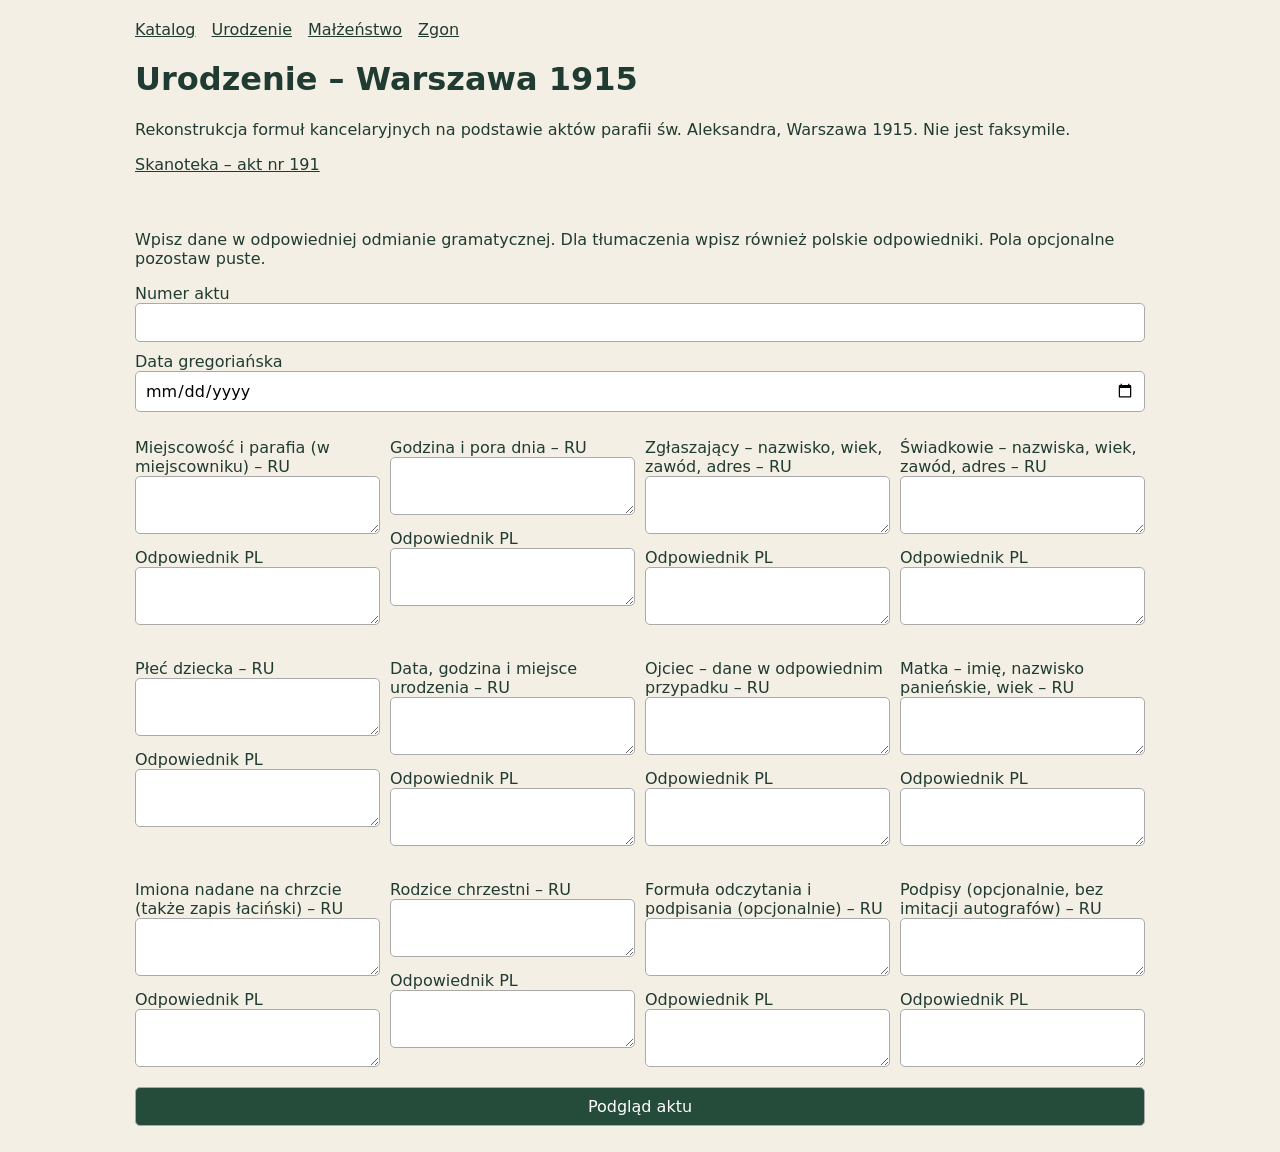
<file: akty-rosyjskie-1915.html>
<!doctype html><html lang="pl"><meta charset="utf-8"><meta name="viewport" content="width=device-width,initial-scale=1"><title>Akta rosyjskie – Warszawa 1915</title><style>*{box-sizing:border-box}body{margin:0;background:#f4efe4;color:#203b32;font:16px system-ui}main,header{max-width:1050px;margin:auto;padding:20px}nav{display:flex;gap:16px;flex-wrap:wrap}a{color:inherit}label{display:block;margin:10px 0}input,textarea,select,button{font:inherit;padding:9px;border:1px solid #aaa;border-radius:5px;width:100%}button{background:#254b3b;color:white;margin:6px 0;cursor:pointer}#fields{display:grid;grid-template-columns:repeat(auto-fit,minmax(240px,1fr));gap:10px}#paper{background:#f5ecd6;color:#17130e;padding:15mm 12mm;max-width:210mm;margin:auto;min-height:260mm;font:italic 19px/1.8 Georgia,serif;display:grid;grid-template-columns:13mm 1fr;gap:4mm}#number{border-right:1px solid #b8a98c}#body{white-space:pre-wrap;overflow-wrap:anywhere}#paper.hand #body{font-family:'Marck Script',cursive;font-style:normal;background:repeating-linear-gradient(transparent 0 33px,#d8cbb4 34px,transparent 35px);line-height:35px}#paper.pl #body,#paper.trans #body{font-style:normal} @page{size:A4;margin:10mm}@media print{header,#edit,#actions{display:none!important}main{padding:0}#paper{min-height:0;padding:8mm;print-color-adjust:exact;-webkit-print-color-adjust:exact}}[hidden]{display:none!important}</style><link rel="stylesheet" href="https://fonts.googleapis.com/css2?family=Marck+Script&display=swap"><header><nav><a href="generator.html">Katalog</a><a href="?akt=RA">Urodzenie</a><a href="?akt=RM">Małżeństwo</a><a href="?akt=RC">Zgon</a></nav><h1 id="title"></h1><p>Rekonstrukcja formuł kancelaryjnych na podstawie aktów parafii św. Aleksandra, Warszawa 1915. Nie jest faksymile.</p><a id="source">Skan źródłowy</a></header><main><section id="edit"><p>Wpisz dane w odpowiedniej odmianie gramatycznej. Dla tłumaczenia wpisz również polskie odpowiedniki. Pola opcjonalne pozostaw puste.</p><label>Numer aktu<input id="num"></label><label>Data gregoriańska<input type="date" id="date"></label><p id="dual"></p><div id="fields"></div><button id="show">Podgląd aktu</button></section><section id="out" hidden><div id="actions"><button id="back">Wróć do edycji</button><label>Widok<select id="view"><option value="hand">Pismo odręczne</option><option value="trans">Transkrypcja</option><option value="pl">Tłumaczenie polskie</option></select></label><button onclick="window.print()">Drukuj / zapisz PDF</button></div><article id="paper"><aside id="number"></aside><div id="body"></div></article></section></main><script>
const $=x=>document.getElementById(x),k=new URLSearchParams(location.search).get('akt')||'RA';
const common=[['place','Miejscowość i parafia (w miejscowniku)'],['hour','Godzina i pora dnia']];
const sets={RA:[['report','Zgłaszający – nazwisko, wiek, zawód, adres'],['witness','Świadkowie – nazwiska, wiek, zawód, adres'],['child','Płeć dziecka'],['birth','Data, godzina i miejsce urodzenia'],['father','Ojciec – dane w odpowiednim przypadku'],['mother','Matka – imię, nazwisko panieńskie, wiek'],['names','Imiona nadane na chrzcie (także zapis łaciński)'],['god','Rodzice chrzestni']],RM:[['witness','Świadkowie – dane i zamieszkanie'],['groom','Pan młody – pełne dane, stan, wiek, zawód, urodzenie, adres, rodzice'],['bride','Panna młoda – pełne dane, stan, wiek, urodzenie, adres, rodzice'],['banns','Daty trzech zapowiedzi i parafie'],['disp','Dyspensa – pełna klauzula (opcjonalna)'],['contract','Umowa przedślubna – pełna klauzula'],['consent','Zgoda rodzica lub opiekuna – pełna klauzula (opcjonalna)'],['priest','Duchowny i upoważnienie (jeśli dotyczy)']],RC:[['report','Dwaj zgłaszający – nazwiska, zawody, zamieszkanie'],['death','Data, miejsce, ulica i numer domu zgonu'],['dead','Zmarły – imiona, nazwisko, stan, zawód, wiek'],['origin','Miejsce urodzenia'],['parents','Rodzice, nazwisko panieńskie matki'],['spouse','Pozostawiony małżonek (opcjonalnie)']]};
const kind=sets[k]?k:'RA',meta={RA:['Urodzenie','191-194',1,191],RM:['Małżeństwo','128-129',2,128],RC:['Zgon','358-363',3,358]}[kind];$('title').textContent=meta[0]+' – Warszawa 1915';$('source').href='https://skanoteka.genealodzy.pl/index.php?op=pg&id=995&se=&sy=1915&kt='+meta[2]+'&plik='+meta[1]+'.jpg';$('source').textContent='Skanoteka – akt nr '+meta[3];const fields=[...common,...sets[kind],['end','Formuła odczytania i podpisania (opcjonalnie)'],['sign','Podpisy (opcjonalnie, bez imitacji autografów)']];for(const [id,label] of fields){const d=document.createElement('div');d.innerHTML='<label>'+label+' – RU<textarea id="'+id+'ru"></textarea></label><label>Odpowiednik PL<textarea id="'+id+'pl"></textarea></label>';$('fields').append(d)}
function dates(){const s=$('date').value;if(!s)return null;const [y,m,d]=s.split('-').map(Number);const n=Math.floor((14-m)/12),yy=y+4800-n,mm=m+12*n-3,j=d+Math.floor((153*mm+2)/5)+365*yy+Math.floor(yy/4)-Math.floor(yy/100)+Math.floor(yy/400)-32045;const c=j+32082,dd=Math.floor((4*c+3)/1461),e=c-Math.floor(1461*dd/4),f=Math.floor((5*e+2)/153);return [[dd-4800+Math.floor(f/10),f+3-12*Math.floor(f/10),e-Math.floor((153*f+2)/5)+1],[y,m,d]]}
const fmt=a=>a[2]+'.'+a[1]+'.'+a[0];$('date').oninput=()=>{$('dual').textContent=dates()?.map(fmt).join(' / ')||''};
function render(){const pl=$('view').value==='pl',v=id=>$(id+(pl?'pl':'ru')).value.trim(),date=dates()?.map(fmt).join(' / ')||'[…]';const f=id=>v(id)||'[…]';let t=pl?'Działo się w '+f('place')+', dnia '+date+', o godzinie '+f('hour')+'. ':'Состоялось въ '+f('place')+', '+date+', въ '+f('hour')+'. ';if(kind==='RA')t+=pl?'Stawił się '+f('report')+', w obecności '+f('witness')+', i okazał nam dziecko płci '+f('child')+', urodzone '+f('birth')+', z '+f('father')+' i '+f('mother')+'. Dziecku temu na chrzcie świętym nadano imiona '+f('names')+', a rodzicami chrzestnymi byli '+f('god')+'. ':'Явился '+f('report')+', въ присутствіи '+f('witness')+', и предъявилъ Намъ младенца '+f('child')+' пола, объявляя, что онъ родился '+f('birth')+', отъ '+f('father')+' и '+f('mother')+'. Младенцу сему при Святомъ Крещеніи даны имена '+f('names')+', а воспріемниками его были '+f('god')+'. ';if(kind==='RM')t+=pl?'Oświadczamy, że w obecności '+f('witness')+' zawarto dziś religijny związek małżeński między '+f('groom')+' i '+f('bride')+'. Małżeństwo poprzedziły trzy zapowiedzi '+f('banns')+'. '+[v('disp'),v('contract'),v('consent')].filter(Boolean).join(' ')+' Obrzęd religijny dopełnił '+f('priest')+'. ':'Объявляемъ, что въ присутствіи '+f('witness')+' сего числа заключенъ религіозный брачный союзъ между '+f('groom')+' и '+f('bride')+'. Браку сему предшествовали три оглашенія '+f('banns')+'. '+[v('disp'),v('contract'),v('consent')].filter(Boolean).join(' ')+' Религіозный обрядъ совершенъ '+f('priest')+'. ';if(kind==='RC')t+=pl?'Stawili się '+f('report')+' i oświadczyli, że '+f('death')+' zmarł(a) '+f('dead')+', urodzony(a) w '+f('origin')+', dziecko '+f('parents')+'. '+(v('spouse')?'Pozostawił(a) '+v('spouse')+'. ':'')+'Po stwierdzeniu zgonu. ':'Явились '+f('report')+', и объявили, что '+f('death')+' умеръ (умерла) '+f('dead')+', уроженецъ (уроженка) '+f('origin')+', дитя '+f('parents')+'. '+(v('spouse')?'Оставивъ '+v('spouse')+'. ':'')+'По удостовѣреніи о кончинѣ. ';t+=v('end')||(pl?'Akt ten odczytano.':'Актъ сей прочитанъ.');if(v('sign'))t+='\n\n'+v('sign');$('number').textContent=$('num').value;$('body').textContent=t;$('paper').className=$('view').value}
$('show').onclick=()=>{render();$('edit').hidden=true;$('out').hidden=false};$('back').onclick=()=>{$('edit').hidden=false;$('out').hidden=true};$('view').onchange=render;
</script></html>
</file>
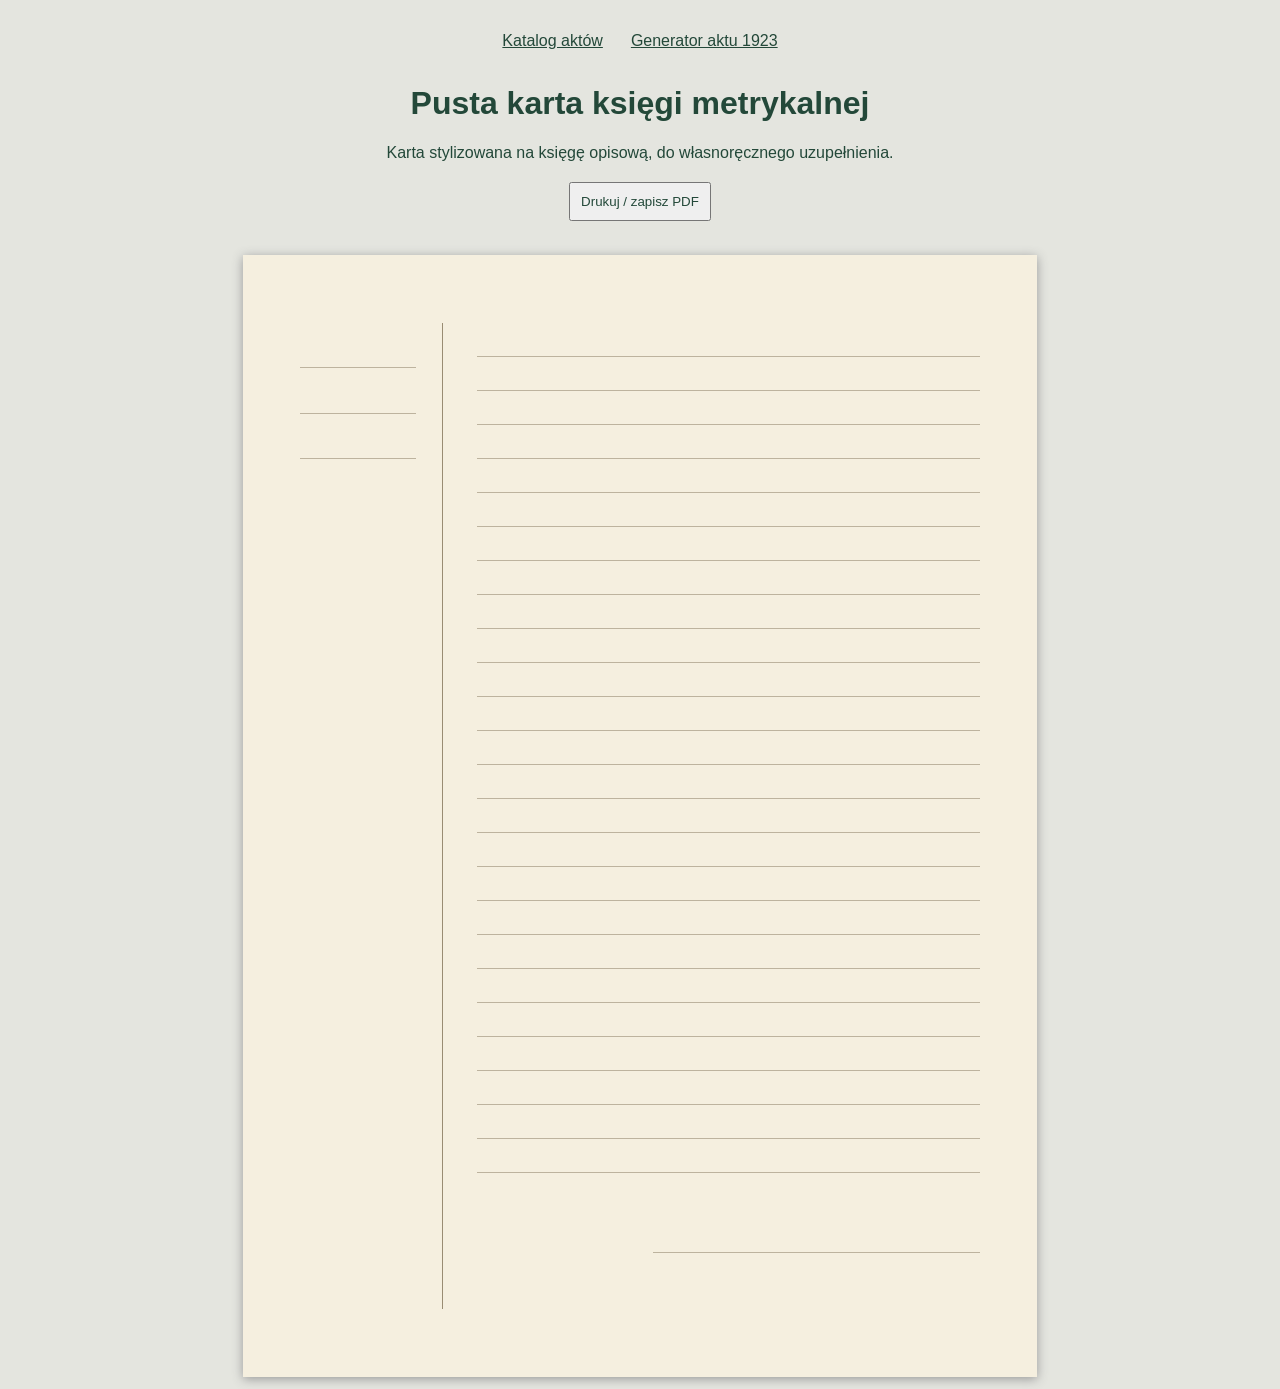
<file: karta-ksiegi-1923.html>
<!doctype html><html lang="pl"><meta charset="utf-8"><meta name="viewport" content="width=device-width,initial-scale=1"><title>Pusta karta księgi metrykalnej</title><style>*{box-sizing:border-box}body{margin:0;background:#e4e5df;font:16px Arial;color:#234839}header{padding:18px;text-align:center}a,button{display:inline-block;padding:10px;margin:4px;color:#234839}main{overflow:auto;padding:12px}.sheet{width:210mm;height:297mm;margin:auto;background:#f5efdf;padding:18mm 15mm;display:grid;grid-template-columns:38mm 1fr;color:#222;box-shadow:0 2px 10px #999}.margin{border-right:1px solid #998c73;padding-right:7mm}.text{padding-left:9mm}.line{height:9mm;border-bottom:1px solid #bdb39e}.margin .line{height:12mm}.signature{margin-top:12mm;width:65%;margin-left:auto;border-bottom:1px solid #bdb39e;height:9mm}@page{size:A4;margin:0}@media print{header{display:none}body,main{margin:0;padding:0;background:white;overflow:visible}.sheet{box-shadow:none;margin:0;print-color-adjust:exact;-webkit-print-color-adjust:exact}}</style><header><a href="generator.html">Katalog aktów</a><a href="generator.html?typ=malzenstwo">Generator aktu 1923</a><h1>Pusta karta księgi metrykalnej</h1><p>Karta stylizowana na księgę opisową, do własnoręcznego uzupełnienia.</p><button onclick="window.print()">Drukuj / zapisz PDF</button></header><main><article class="sheet"><aside class="margin"><div class="line"></div><div class="line"></div><div class="line"></div></aside><section class="text" id="lines"></section></article></main><script>document.getElementById('lines').innerHTML='<div class="line"></div>'.repeat(25)+'<div class="signature"></div>';</script></html>
</file>
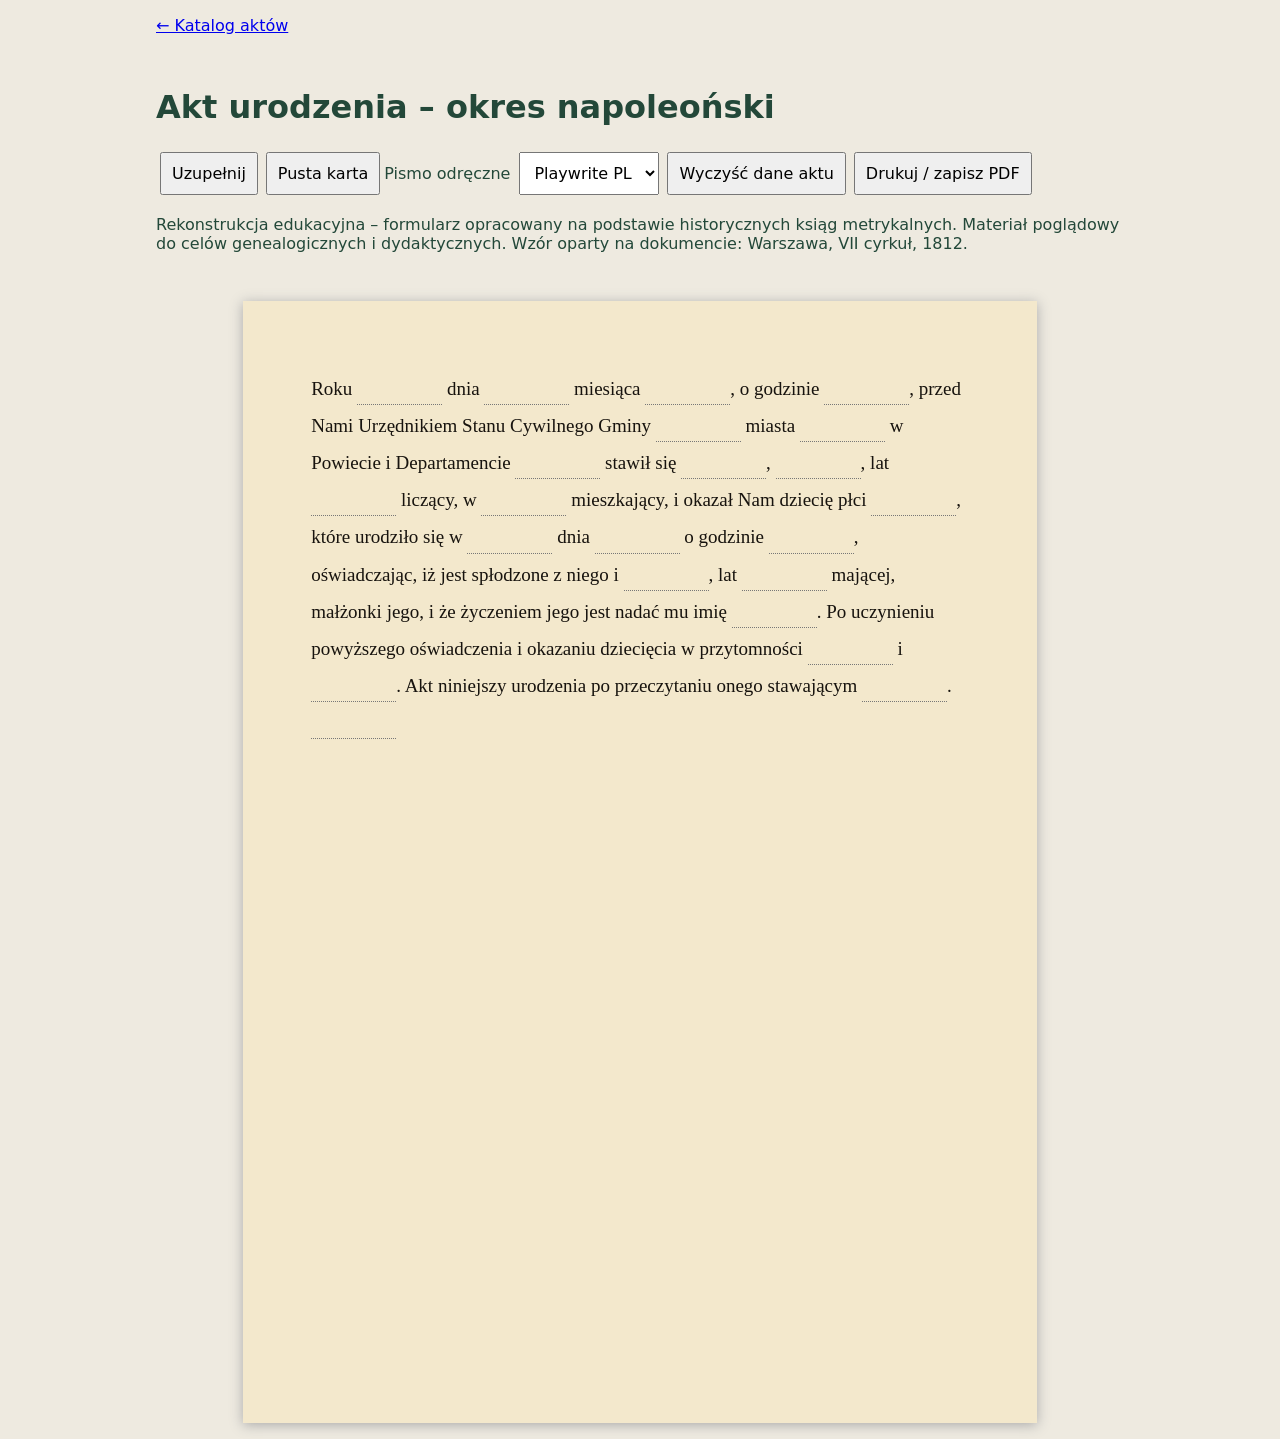
<file: karty-historyczne.html>
<!doctype html><html lang="pl"><meta charset="utf-8"><meta name="viewport" content="width=device-width,initial-scale=1"><title>Karty ksiąg historycznych</title><link href="https://fonts.googleapis.com/css2?family=Great+Vibes&family=Playwrite+PL:wght@300&display=swap" rel="stylesheet"><style>*{box-sizing:border-box}body{margin:0;background:#eeeae0;color:#234839;font:16px system-ui}nav,header{padding:16px;max-width:1000px;margin:auto}button,select{padding:10px;margin:4px;font:inherit}main{overflow:auto;padding:16px}.paper{margin:auto;background:#f3e8cc;color:#17130e;width:210mm;min-height:297mm;padding:18mm;box-shadow:0 2px 12px #aaa}.entry{min-height:245mm;outline:none;white-space:pre-wrap;overflow-wrap:anywhere;font:19px/1.85 'Playwrite PL',cursive}.margin{float:left;width:25mm;min-height:245mm;border-right:1px solid #b9a98a;padding:4mm;outline:none}.margin+.entry{margin-left:29mm}.blank .field,.blank .margin{color:transparent}.field{display:inline-block;min-width:85px;min-height:1.3em;border-bottom:1px dotted #777;outline:none;vertical-align:baseline;font-family:var(--hand,'Playwrite PL',cursive)}.field:focus,td:focus{background:#fff8df;outline:1px solid #947e51}.entry{font-family:Georgia,serif}.blank td,.blank .field,.blank .margin{pointer-events:none}.blank .entry{pointer-events:none}table{border-collapse:collapse;width:100%;table-layout:fixed;font:13px Georgia,serif}th,td{border:1px solid #222;padding:5px;overflow-wrap:anywhere}td{height:95px;font:14px 'Playwrite PL',cursive;vertical-align:top} .blank td{color:transparent} .land{width:297mm;min-height:210mm;padding:12mm}@page{size:A4;margin:0}@media print{nav,header{display:none}body,main{padding:0;margin:0;background:white;overflow:visible}.paper{box-shadow:none;print-color-adjust:exact;-webkit-print-color-adjust:exact}} .serock table{font-size:10px}.serock th{padding:3px;word-break:normal;hyphens:auto}.serock td{height:36mm;padding:3px;font-size:12px;color:#17130e}.serock p{font:18px Georgia,serif}.serock.blank td{color:transparent}.napoleon .entry{font-family:var(--hand,'Playwrite PL',cursive);font-size:16px;line-height:1.9;min-height:0}.napoleon .field{min-width:55px}.napoleon{min-height:297mm}.napoleon .entry{border:1px solid #554b39;padding:5mm}@media print{.napoleon .entry{overflow:visible}.napoleon{height:auto}}</style><nav><a href="generator.html">← Katalog aktów</a></nav><header><h1 id="title"></h1><button id="edit">Uzupełnij</button><button id="blank">Pusta karta</button><label>Pismo odręczne <select id="hand"><option>Playwrite PL</option><option>Great Vibes</option><option>Georgia</option></select></label><button id="clear">Wyczyść dane aktu</button><button onclick="window.print()">Drukuj / zapisz PDF</button><p>Rekonstrukcja edukacyjna – formularz opracowany na podstawie historycznych ksiąg metrykalnych. Materiał poglądowy do celów genealogicznych i dydaktycznych.</p></header><main><article class="paper" id="paper"></article></main><script>
const specs={
PTU:['Pruskie księgi tabelaryczne – urodzenia i chrzty','Serock, 1845',false,["Zahl aller Gebornen und Getauften","Ehelich","Unehelich","Ehelich","Unehelich","Tag der Taufe","Taufname des Kindes","Tag und Stunde der Geburt","Name, Stand und Confession des Vaters","Name, Stand und Confession der Mutter","Wohnort der Eltern (bei unehelichen Kindern der Mutter)","Name, Stand und Wohnort der Taufpathen","Name des Geistlichen, welcher die Taufe vollzogen hat","Bemerkungen"]],
PTC:['Pruskie księgi tabelaryczne – zgony','Serock, 1845',false,["Männlich","Weiblich","Tag der Beerdigung","Beerdigungsplatz","Name und Stand des Verstorbenen","Wohnort des Verstorbenen","Tag und Stunde des Todes","Jahre","Monate","Tage","Krankheit / Todesursache","Ärztliche Hülfe","Name des Geistlichen","Angabe der Todesanzeige","Hinterbliebene","Bemerkungen"]],
NM:['Akt małżeństwa – okres napoleoński','Warszawa, VII cyrkuł, 1812'],
NC:['Akt zgonu – okres napoleoński','Warszawa, VII cyrkuł, 1812'],
LU:['Chrzty – księga łacińska','Mikluszewice, 1751'],
LM:['Małżeństwa – księga łacińska','Mikluszewice, księga 1730–1776'],
LC:['Zgony – księga łacińska','Mikluszewice, 1729–1730'],
NU:['Akt urodzenia – okres napoleoński','Warszawa, VII cyrkuł, 1812'],
PU:['Akt urodzenia – II RP','Wilga 1921; Siedlce 1923',true],
PC:['Akt zgonu – II RP','Warszawa 1930',true],
GU:['Galicja – urodzenia i chrzty','Mikluszewice, Baczków 1820',false,['Mensis','Nro. Domus','Nomen','Catholica','Acatholica','Puer','Puella','Legitimi','Illegitimi','Parens','Mater','Patrini – Nomen','Conditio']],
GM:['Galicja – małżeństwa','Mikluszewice, Wyżyce 1854',false,['Mensis','Nrus Domus','Sponsus – Nomen','Catholica','Aut alia','Aetas','Celebs','Viduus','Sponsa – Nomen','Catholica','Aut alia','Aetas','Celebs','Vidua','Testes – Nomen','Conditio']],
GC:['Galicja – zgony','Grobla, parafia Mikluszewice 1845',false,['Dies obitus – Dies & Mensis','Numerus Domus','Nomen Mortui','Catholica','Acatholica','Mas','Foemina','Aetas','Status, Conditio aut Dignitas, Morbus et ratio Mortis.']]
};const k=new URLSearchParams(location.search).get('akt');const s=specs[k]||specs.NU;const p=document.getElementById('paper');document.getElementById('title').textContent=s[0];const note=document.querySelector('header p');note.textContent=k==='GU'?'Rekonstrukcja edukacyjna – formularz opracowany na podstawie historycznych ksiąg metrykalnych (XIX w.). Materiał poglądowy do celów genealogicznych i dydaktycznych. Wzór oparty na dokumencie: Mikluszewice, 1820 rok.':'Rekonstrukcja edukacyjna – formularz opracowany na podstawie historycznych ksiąg metrykalnych. Materiał poglądowy do celów genealogicznych i dydaktycznych. Wzór oparty na dokumencie: '+s[1]+'.';if(['PTU','PTC'].includes(k)){note.textContent='Rekonstrukcja edukacyjna – Serock, 1845 r., Archiwum Państwowe w Bydgoszczy. Układ na podstawie skanów księgi; niektóre nagłówki zapisano w skróconej formie.'}else if(['NU','NM','NC'].includes(k)){note.textContent='Rekonstrukcja edukacyjna na podstawie aktów Warszawy, VII cyrkuł, 1812, jednostka 117 UMZ-1812. Pisownia częściowo ujednolicona. ';const a=document.createElement('a');a.href='https://metryki.genealodzy.pl/id257-sy117-kt'+({NU:1,NM:2,NC:3}[k]);a.textContent='Źródło: Metryki PTG';note.append(a);p.classList.add('napoleon')}if(s[3]){p.classList.add('land');document.head.insertAdjacentHTML('beforeend','<style>@page{size:A4 landscape;margin:0}</style>');const t=document.createElement('table');const pr=['PTU','PTC'].includes(k);if(pr){p.classList.add('serock');const heading=document.createElement('p');heading.append(document.createTextNode(k==='PTU'?'Getauft sind im Jahre ':'Gestorben sind im Jahre '));for(const [i,label] of ['Jahr','vom','bis'].entries()){if(i)heading.append(document.createTextNode(i===1?' – vom ':' bis '));const f=document.createElement('span');f.className='field';f.contentEditable='true';f.title=label;heading.append(f)}p.append(heading);const cg=document.createElement('colgroup');const widths=k==='PTU'?[8,2,2,2,2,9,9,10,10,9,8,14,8,7]:[3,3,9,8,13,7,10,3,3,3,9,5,8,8,14,6];widths.forEach(w=>{const c=document.createElement('col');c.style.width=(w/widths.reduce((a,b)=>a+b,0)*100)+'%';cg.append(c)});t.append(cg)}const head=t.createTHead();const h=head.insertRow();s[3].forEach(x=>{const c=document.createElement('th');c.textContent=x;h.append(c)});if(pr){const top=head.insertRow(0);const groups=k==='PTU'?[[1,''],[4,'Zahl der Söhne und Töchter'],[9,'']]:[[2,'Geschlecht'],[5,''],[3,'Alter'],[6,'']];for(const [n,label] of groups){const c=document.createElement('th');c.colSpan=n;c.textContent=label;top.append(c)}if(k==='PTU'){const mid=head.insertRow(1);for(const [n,label] of [[1,''],[2,'Söhne'],[2,'Töchter'],[9,'']]){const c=document.createElement('th');c.colSpan=n;c.textContent=label;mid.append(c)}}}const b=t.createTBody();for(let i=0;i<(pr?1:4);i++){const r=b.insertRow();s[3].forEach(()=>{const c=r.insertCell();c.contentEditable='true';c.setAttribute('aria-label','Pole księgi')})}p.append(t)}else{if(s[2]){const m=document.createElement('div');m.className='margin';m.contentEditable='true';m.setAttribute('aria-label','Margines aktu');p.append(m)}const e=document.createElement('div');e.className='entry';if(['NU','NM','NC'].includes(k)){const n=document.createElement('span');n.className='field';n.contentEditable='true';n.title='Numer aktu';e.append(n,document.createTextNode('  '))}const forms={"NM":"Roku |rok słownie| dnia |dzień| miesiąca |miesiąc|, o godzinie |godzina|, przed Nami Urzędnikiem Stanu Cywilnego Gminy |gmina| miasta |miasto| w Powiecie i Departamencie |powiat i departament| stawili się |imię i nazwisko narzeczonego|, |zawód|, rodem z |miejsce urodzenia|, lat |wiek| sobie liczący, w |adres| zamieszkały, |dane rodziców i stan cywilny|. Stawiła się także |imię i nazwisko narzeczonej|, lat |wiek| mająca, rodem z |miejsce urodzenia|, |zawód i adres|, |dane rodziców i stan cywilny|. |Okazane dokumenty, akty znania i zezwolenia, jeżeli dotyczy|. Strony stawające żądają, abyśmy do ułożonego między niemi obchodu małżeństwa przystąpili, którego zapowiedzi uczynione były przed drzwiami Naszego domu gminnego, to jest pierwsza dnia |data pierwszej zapowiedzi|, druga dnia |data drugiej zapowiedzi|. |Informacja o przeszkodach lub tamowaniu małżeństwa|. My przychylając się do żądania stron, po przeczytaniu wszystkich wyżej wspomnianych papierów i działu szóstego Kodeksu Napoleona w tytule o małżeństwie, zapytaliśmy się przyszłego małżonka i przyszłej małżonki, czyli chcą połączyć się z sobą węzłem małżeństwa, na co gdy każde z nich oddzielnie odpowiedziało, iż taka ich jest wola, ogłaszamy w imieniu prawa, iż |imię i nazwisko małżonka| i |imię i nazwisko małżonki| są połączeni z sobą węzłem małżeństwa. Czego spisaliśmy akt w przytomności |świadek pierwszy: dane|, |świadek drugi: dane|, |świadek trzeci: dane| i |świadek czwarty: dane|, który stawającym przeczytany |formuła podpisania|. \n|podpisy|","NC":"Roku |rok słownie| dnia |dzień| miesiąca |miesiąc|, o godzinie |godzina|, przed Nami Urzędnikiem Stanu Cywilnego Gminy |gmina| miasta |miasto| w Powiecie i Departamencie |powiat i departament| stawili się |pierwszy zgłaszający: imię, nazwisko, zawód, wiek, adres| i |drugi zgłaszający: imię, nazwisko, zawód, wiek, adres| i oświadczyli Nam, iż dnia |dzień| miesiąca |miesiąc| roku bieżącego, o godzinie |godzina zgonu|, w |miejsce i adres zgonu|, |imię i nazwisko zmarłego|, |stan, zawód i stosunki rodzinne|, w wieku |wiek| umarł / umarła. Poczem akt niniejszy po przeczytaniu onego stawającym |formuła podpisania|. \n|podpisy|","LU":"Die |dnia| Ego |duchowny| baptizavi infantem |imię dziecka|, filium / filiam |ojciec| et |matka| conjugum. Patrini |chrzestni|.","LM":"Die |data| Ego |duchowny| matrimonio conjunxi |pan młody| et |panna młoda|. Testes |świadkowie|.","LC":"Die |data| obiit |imię i nazwisko| de villa |wieś|, |sakramenty|, et sepultus / sepulta est in coemeterio |cmentarz|. Per me |duchowny|.","NU":"Roku |rok słownie| dnia |dzień| miesiąca |miesiąc|, o godzinie |godzina|, przed Nami Urzędnikiem Stanu Cywilnego Gminy |gmina| miasta |miasto| w Powiecie i Departamencie |powiat i departament| stawił się |imię i nazwisko ojca|, |zawód|, lat |wiek| liczący, w |adres| mieszkający, i okazał Nam dziecię płci |płeć|, które urodziło się w |miejsce| dnia |data urodzenia| o godzinie |godzina urodzenia|, oświadczając, iż jest spłodzone z niego i |imię i nazwisko rodowe matki|, lat |wiek matki| mającej, małżonki jego, i że życzeniem jego jest nadać mu imię |imię dziecka|. Po uczynieniu powyższego oświadczenia i okazaniu dziecięcia w przytomności |świadek pierwszy: imię, nazwisko, wiek, zawód, adres| i |świadek drugi: imię, nazwisko, wiek, zawód, adres|. Akt niniejszy urodzenia po przeczytaniu onego stawającym |formuła podpisania|. \n|podpisy|","PU":"Działo się w |miejscowość| dnia |data słownie| o godzinie |godzina|. Stawił się |ojciec, wiek, zawód, zamieszkanie| w obecności |świadkowie| i okazał Nam dziecię płci |płeć|, urodzone w |miejsce| dnia |data urodzenia| o godzinie |godzina urodzenia| z jego małżonki |matka, nazwisko rodowe, wiek|. Dziecięciu temu na chrzcie świętym nadano imię |imię|, a rodzicami jego chrzestnymi byli |chrzestni|. Akt ten |formuła odczytania i podpisania|.","PC":"Działo się w |miejscowość| dnia |data słownie| o godzinie |godzina|. Stawili się |zgłaszający| i oświadczyli, że dnia |data zgonu| o godzinie |godzina zgonu| w |miejsce zgonu| zmarł / zmarła |imię i nazwisko|, lat |wiek|, |stan i zawód|, urodzony / urodzona w |miejsce urodzenia|, |rodzice|. Po przekonaniu się o zejściu |nazwisko| akt ten |formuła odczytania i podpisania|."};forms[k in forms?k:'NU'].split('|').forEach((v,i)=>{if(i%2){const f=document.createElement('span');f.className='field';f.contentEditable='true';f.setAttribute('aria-label',v);f.title=v;e.append(f)}else e.append(document.createTextNode(v))});p.append(e)}document.getElementById('hand').onchange=e=>{p.style.setProperty('--hand',JSON.stringify(e.target.value));p.querySelectorAll('td,.margin').forEach(x=>x.style.fontFamily=e.target.value)};document.getElementById('clear').onclick=()=>{if(confirm('Wyczyścić dane aktu?'))p.querySelectorAll('[contenteditable]').forEach(x=>x.textContent='')};document.getElementById('blank').onclick=()=>p.classList.add('blank');document.getElementById('edit').onclick=()=>{p.classList.remove('blank');p.querySelector('[contenteditable]').focus()};</script></html>
</file>
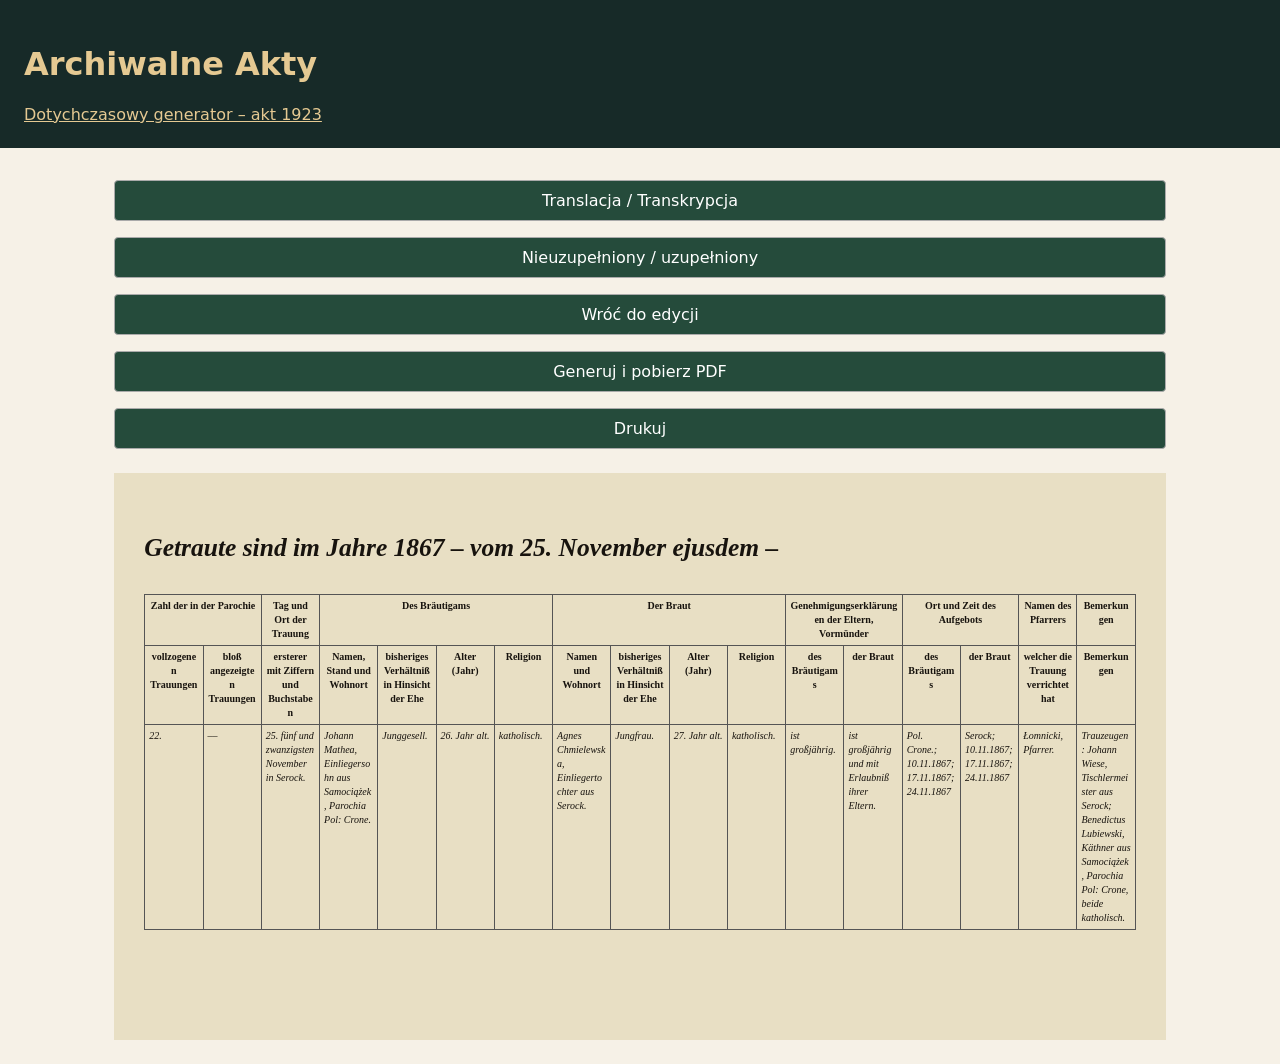
<file: nowe-akty-v10-pdf.html>
<!doctype html><html lang=pl><meta charset=utf-8><meta name=viewport content='width=device-width,initial-scale=1'><title>Archiwalne Akty – nowe wzory</title><style>*{box-sizing:border-box}body{margin:0;background:#f6f1e7;color:#172a28;font:16px system-ui}header{background:#172a28;color:#e5c992;padding:24px}main{max-width:1100px;margin:auto;padding:24px}label{display:block;margin:12px 0}input,select,textarea,button{font:inherit;padding:10px;border:1px solid #aaa;border-radius:4px;width:100%}button{background:#254b3b;color:white;cursor:pointer;margin:8px 0}#fields{display:grid;grid-template-columns:repeat(auto-fit,minmax(230px,1fr));gap:12px}#paper{background:#e8dfc4;color:#17130e;padding:15mm;min-height:270mm;font:italic 17px/1.9 Georgia,serif;overflow-wrap:anywhere}#paper.table{min-height:150mm;padding:8mm}table{border-collapse:collapse;width:100%;table-layout:fixed;font-size:10px;line-height:1.4}td,th{border:1px solid #555;padding:4px;vertical-align:top}th{font-style:normal}aside{float:left;width:20%;border-right:1px solid;padding:8px;min-height:200mm}article{margin-left:23%}a{color:inherit}@media print{header,#edit,#actions{display:none!important}main{padding:0;max-width:none}#paper{margin:0;min-height:0;box-shadow:none;print-color-adjust:exact}body{background:white}tr{break-inside:avoid}}@media print{#paper.table{width:100%;min-width:0;min-height:0;height:auto}#paper.table td{height:auto}#output{overflow:visible}}</style><link rel="stylesheet" href="https://fonts.googleapis.com/css2?family=UnifrakturMaguntia&family=Pinyon+Script&family=Great+Vibes&display=swap"><style>@font-face{font-family:Wiegel Kurrent;src:local("Wiegel Kurrent"),local("WiegelKurrent")}.historical-form{font-family:"UnifrakturMaguntia",Georgia,serif!important}.historical-form span{font-family:var(--handwriting,"Pinyon Script"),cursive!important;font-size:21px!important;font-style:normal!important}</style><style id=page></style><header><h1>Archiwalne Akty</h1><a href='https://archiwalne-akty.vercel.app/generator.html'>Dotychczasowy generator – akt 1923</a></header><main><section id=edit><h2>Nowe wzory – wersja testowa</h2><label>Wzór<select id=kind></select></label><p id=period></p><label>Język dokumentu (własne wpisy wymagają ręcznego tłumaczenia)<select id=lang><option value=orig>Transkrypcja</option><option value=pl>Translacja polska</option></select></label><label id="handLabel" hidden>Pismo odręczne<select id="hand"><option value="Pinyon Script">Pinyon Script – eleganckie</option><option value="Great Vibes">Great Vibes – kaligraficzne</option><option value="Wiegel Kurrent">Wiegel Kurrent – historyczne (jeżeli zainstalowane)</option></select></label><div id=fields></div><button id=sample>Wczytaj przykład Serock 1867</button><button id=show>Podgląd dokumentu</button></section><section id=output hidden><div id=actions><button id=switchLang>Translacja / Transkrypcja</button><button id=blankTable hidden>Nieuzupełniony / uzupełniony</button><button id=back>Wróć do edycji</button><button id=download>Generuj i pobierz PDF</button><button onclick='window.print()'>Drukuj</button><p id=pdfStatus role=status></p></div><div id=paper></div></section></main><script>
const $=x=>document.getElementById(x), esc=x=>String(x??'').replace(/[&<>"']/g,c=>({'&':'&amp;','<':'&lt;','>':'&gt;','"':'&quot;',"'":'&#39;'}[c]));
const common=['Numer aktu','Miejscowość','Dzień','Miesiąc','Rok'];const marriage=['Pan młody','Wiek pana młodego','Stan i zawód pana młodego','Rodzice pana młodego','Urodzenie i zamieszkanie pana młodego','Panna młoda','Wiek panny młodej','Stan i zawód panny młodej','Rodzice panny młodej','Urodzenie i zamieszkanie panny młodej','Świadek I','Świadek II','Pierwsza zapowiedź','Druga zapowiedź','Trzecia zapowiedź','Miejsce zapowiedzi pana młodego','Miejsce zapowiedzi panny młodej','Zgoda rodziców','Umowa przedślubna','Duchowny lub urzędnik','Podpisy'];const birth=['Zgłaszający','Zawód i zamieszkanie','Religia','Matka','Nazwisko panieńskie matki','Miejsce urodzenia','Data urodzenia','Godzina urodzenia','Płeć','Imię dziecka','Urzędnik','Podpisy'];const death=['Zgłaszający','Zawód i zamieszkanie','Zmarły','Wiek','Religia','Rodzice','Miejsce zgonu','Data zgonu','Godzina zgonu','Małżonek','Urzędnik','Podpisy'];const cols=['Nr ślubów','Nr zgłoszeń','Data i miejsce','Pan młody: nazwisko, stan, miejsce','Stan cywilny','Wiek','Religia','Panna młoda: nazwisko, miejsce','Stan cywilny','Wiek','Religia','Zgoda – pan młody','Zgoda – panna młoda','Zapowiedzi – pan młody','Zapowiedzi – panna młoda','Ksiądz','Uwagi'];const decols=['Zahl der Trauungen','Anzeigen','Tag und Ort','Bräutigam: Namen, Stand, Wohnort','Verhältniß','Alter','Religion','Braut: Namen, Wohnort','Verhältniß','Alter','Religion','Genehmigung Bräutigam','Genehmigung Braut','Aufgebot Bräutigam','Aufgebot Braut','Pfarrer','Bemerkungen'];const specs=[['Zabór pruski – akt małżeństwa tabelaryczny (1794–1874)','Region: zabór pruski. Ramy systemu: 01.06.1794–30.09.1874. Na terenach Księstwa Warszawskiego przerwa w okresie napoleońskim; dokładna dostępność wzoru zależy od miejscowości i zachowanych ksiąg.',1867,cols.flatMap((x,i)=>i===13?["Miejsce zapowiedzi pana młodego","Miejsce zapowiedzi panny młodej","Pierwsza zapowiedź","Druga zapowiedź","Trzecia zapowiedź"]:i===14?[]:[`${i+1}. ${x}`])],['Standesamt A – urodzenie','Od 1.10.1874; Prusy',1895,birth],['Standesamt B – małżeństwo','Wariant roboczy z 1900 r.',1900,marriage],['Standesamt C – zgon','Od 1.10.1874; Prusy',1882,death],['Rosyjski akt małżeństwa','1868–1915; zależnie od miejscowości',1900,marriage],['Rosyjski akt zgonu','1868–1915; zależnie od miejscowości',1901,death]];const examples=[{"cells": ["22.", "––", "25. fünf und zwanzigsten November in Serock.", "Johann Mathea, Einliegersohn aus Samociążek, Parochia Pol: Crone.", "Junggesell.", "26. Jahr alt.", "katholisch.", "Agnes Chmielewska, Einliegertochter aus Serock.", "Jungfrau.", "27. Jahr alt.", "katholisch.", "ist großjährig.", "ist großjährig und mit Erlaubniß ihrer Eltern.", "Pol. Crone. Dom. XXII, XXIII et XXIV post Pent.", "Serock.", "Łomnicki, Pfarrer.", "Trauzeugen: Johann Wiese, Tischlermeister aus Serock; Benedictus Lubiewski, Käthner aus Samociążek, Parochia Pol: Crone, beide katholisch."], "head": "<thead><tr><th colspan=\"2\">Zahl der in der Parochie</th><th colspan=\"1\">Tag und Ort der Trauung</th><th colspan=\"4\">Des Bräutigams</th><th colspan=\"4\">Der Braut</th><th colspan=\"2\">Genehmigungserklärungen der Eltern, Vormünder</th><th colspan=\"2\">Ort und Zeit des Aufgebots</th><th colspan=\"1\">Namen des Pfarrers</th><th colspan=\"1\">Bemerkungen</th></tr><tr><th>vollzogenen Trauungen</th><th>bloß angezeigten Trauungen</th><th>ersterer mit Ziffern und Buchstaben</th><th>Namen, Stand und Wohnort</th><th>bisheriges Verhältniß in Hinsicht der Ehe</th><th>Alter (Jahr)</th><th>Religion</th><th>Namen und Wohnort</th><th>bisheriges Verhältniß in Hinsicht der Ehe</th><th>Alter (Jahr)</th><th>Religion</th><th>des Bräutigams</th><th>der Braut</th><th>des Bräutigams</th><th>der Braut</th><th>welcher die Trauung verrichtet hat</th><th>Bemerkungen</th></tr></thead>"}, {"cells": ["22.", "––", "25. dwudziestego piątego listopada w Serocku", "Jan Mathea, syn komornika z Samociążka, parafia Koronowo", "Kawaler", "26 lat", "Katolickie", "Agnieszka Chmielewska, córka komornika z Serocka", "Panna", "27 lat", "Katolickie", "Jest pełnoletni", "Jest pełnoletnia i za zezwoleniem swoich rodziców", "Koronowo. XXII, XXIII i XXIV niedziela po Zesłaniu Ducha Świętego", "Serock, w tych samych terminach", "Łomnicki, proboszcz", "Jan Wiese, mistrz stolarski z Serocka; Benedykt Lubiewski, chałupnik z Samociążka, parafia Koronowo; obaj katolicy."], "head": "<thead><tr><th colspan=\"2\">Liczba ślubów w parafii</th><th colspan=\"1\">Data i miejsce</th><th colspan=\"4\">Pana młodego</th><th colspan=\"4\">Panny młodej</th><th colspan=\"2\">Zgoda rodziców lub opiekunów</th><th colspan=\"2\">Miejsce i czas zapowiedzi</th><th colspan=\"1\">Duchowny</th><th colspan=\"1\">Uwagi</th></tr><tr><th>Zawarte</th><th>Tylko zgłoszone</th><th>Dzień i miejsce ślubu, cyframi i słownie</th><th>Imiona, stan i miejsce zamieszkania</th><th>Dotychczasowy stan cywilny</th><th>Wiek (lata)</th><th>Wyznanie</th><th>Imiona i miejsce zamieszkania</th><th>Dotychczasowy stan cywilny</th><th>Wiek (lata)</th><th>Wyznanie</th><th>Pana młodego</th><th>Panny młodej</th><th>Pana młodego</th><th>Panny młodej</th><th>Nazwisko księdza, który udzielił ślubu</th><th>Uwagi / Świadkowie</th></tr></thead>"}];
let state={},current=0;

const deathC=['Rozpoznanie tożsamości','Zawód zgłaszającego','Zgłaszający','Zamieszkanie zgłaszającego','Zmarły','Wiek','Religia','Zamieszkanie zmarłego','Miejsce urodzenia','Rodzice i pokrewieństwo','Miejsce zgonu','Dzień zgonu słownie','Miesiąc zgonu słownie','Rok zgonu słownie','Pora dnia','Godzina zgonu','Formuła podpisania','Znaki lub podpis','Urzędnik','Adnotacja marginalna'];
specs[3][3]=deathC;
const deathSample={orig:['','Tagelöhner','Johann Mathäi','Schirotzken','Anastasius Mathäi','5½ Jahr','katholischer','Schirotzken','Schirotzken','Sohn des Anzeigenden und dessen Ehefrau Agnes geborene Chmielewska','Schirotzken','neunzehn','Juli','achtzig und zwei','mittags','zwölf ein halb','wegen Schreibensunkunde mit den Handzeichen des Anzeigenden versehen','× × ×','',''],pl:['','robotnik dniówkowy','Jan Mathäi','Serock','Anastazy Mathäi','5½ roku','katolickiego','Serock','Serock','syn zgłaszającego i jego żony Agnieszki z domu Chmielewska','Serock','dziewiętnastego','lipca','tysiąc osiemset osiemdziesiątego drugiego','w południe','dwunastej trzydzieści','z powodu nieumiejętności pisania opatrzono znakami ręcznymi zgłaszającego','× × ×','','']};
function loadDeath(){let l=$('lang').value;state[3]={'Numer aktu':'12','Miejscowość':l==='pl'?'Serock':'Schirotzken','Dzień':'20','Miesiąc':'7','Rok':'1882',...Object.fromEntries(deathC.map((k,i)=>[k,deathSample[l][i]]))};}
function deathPaper(v,pl,dt){const f=k=>'<span style="font:italic 16px Georgia,serif;color:#000;white-space:pre-wrap">'+esc(v[k]||'…………')+'</span>',opt=k=>v[k]?f(k):'',line=x=>'<div style="min-height:1.65em;border-bottom:1px dotted #999">'+x+'</div>';return '<div style="display:flow-root;color:#000;font:normal 15px/1.65 Georgia,serif"><div style="float:right;width:23%;padding-top:95mm;font-style:italic">'+opt('Adnotacja marginalna')+'</div><div style="width:74%"><b>C.</b><div style="text-align:center">Nr. '+f('Numer aktu')+'</div>'+line(f('Miejscowość')+(pl?' dnia ':' am ')+esc(dt.toLocaleDateString(pl?'pl':'de',{day:'numeric',month:'long',year:'numeric',timeZone:'UTC'})))+'<p></p>'+(pl?line('Przed niżej podpisanym urzędnikiem stanu cywilnego stawił się dzisiaj, co do tożsamości '+opt('Rozpoznanie tożsamości')+' znany,')+line(f('Zawód zgłaszającego')+' '+f('Zgłaszający'))+line('zamieszkały w '+f('Zamieszkanie zgłaszającego'))+line('i zgłosił, że '+f('Zmarły'))+line('w wieku '+f('Wiek')+', wyznania '+f('Religia'))+line('zamieszkały w '+f('Zamieszkanie zmarłego'))+line('urodzony w '+f('Miejsce urodzenia'))+line('')+line(f('Rodzice i pokrewieństwo'))+line('w '+f('Miejsce zgonu'))+line('dnia '+f('Dzień zgonu słownie')+' '+f('Miesiąc zgonu słownie'))+line('roku '+f('Rok zgonu słownie'))+line(f('Pora dnia')+' o godzinie '+f('Godzina zgonu'))+line('zmarł(a).'):line('Vor dem unterzeichneten Standesbeamten erschien heute, der')+line('Persönlichkeit nach '+opt('Rozpoznanie tożsamości')+' bekannt,')+line('der '+f('Zawód zgłaszającego')+' '+f('Zgłaszający'))+line('wohnhaft zu '+f('Zamieszkanie zgłaszającego'))+line('und zeigte an, daß '+f('Zmarły'))+line('')+line(f('Wiek')+' alt, '+f('Religia')+' Religion,')+line('wohnhaft zu '+f('Zamieszkanie zmarłego'))+line('geboren zu '+f('Miejsce urodzenia'))+line('')+line(f('Rodzice i pokrewieństwo'))+line('zu '+f('Miejsce zgonu'))+line('am '+f('Dzień zgonu słownie')+'ten '+f('Miesiąc zgonu słownie'))+line('des Jahres tausend acht hundert '+f('Rok zgonu słownie'))+line(f('Pora dnia')+' um '+f('Godzina zgonu')+' Uhr')+line('verstorben sei.'))+line('')+line((pl?'Przeczytano, zatwierdzono i ':'Vorgelesen, genehmigt und ')+f('Formuła podpisania'))+line(opt('Znaki lub podpis'))+'<div style="text-align:center">'+(pl?'Urzędnik stanu cywilnego.':'Der Standesbeamte.')+'</div>'+line(opt('Urzędnik'))+'</div></div>';}
const birthA=['Rozpoznanie tożsamości','Zawód zgłaszającego','Zgłaszający','Zamieszkanie zgłaszającego','Religia','Matka','Nazwisko panieńskie matki','Stosunek do zgłaszającego','Religia matki','Zamieszkanie matki','Miejsce urodzenia','Dzień urodzenia słownie','Miesiąc urodzenia słownie','Rok urodzenia słownie','Pora dnia','Godzina urodzenia','Płeć','Imię dziecka','Uwagi','Formuła podpisania','Podpis zgłaszającego','Urzędnik'];
specs[1][3]=birthA;
const birthSample={orig:['','Einwohner','Johann Wisniewski','Schirotzken','katholischer','Apolonia Wisniewski','Mathea','seiner Ehefrau','katholischer','bei ihm','Schirotzken in seiner Wohnung','acht','Dezember','neunzig und fünf','Nachmittags','vier','weib','Stanislawa','','unterschrieben','Johann Wisniewski',''],pl:['','mieszkaniec','Jan Wiśniewski','Serock','katolickiego','Apolonia Wiśniewska','Mathea','jego żona','katolickiego','przy nim','Serock, w jego mieszkaniu','ósmego','grudnia','tysiąc osiemset dziewięćdziesiątego piątego','po południu','czwartej','żeńskiej','Stanisława','','podpisano','Jan Wiśniewski','']};
function loadBirth(){let l=$('lang').value;state[1]={ 'Numer aktu':'52','Miejscowość':l==='pl'?'Serock':'Schirotzken','Dzień':'9','Miesiąc':'12','Rok':'1895',...Object.fromEntries(birthA.map((k,i)=>[k,birthSample[l][i]]))};}
function birthPaper(v,pl,dt){const f=k=>'<span style="font-family:Georgia,serif;font-style:italic;border-bottom:1px dotted #777;color:#000;white-space:pre-wrap">'+esc(v[k]||'…………')+'</span>', opt=k=>v[k]?f(k):'', line=x=>'<div style="min-height:1.8em;border-bottom:1px dotted #999">'+x+'</div>';return '<div style="color:#000;font:normal 16px/1.8 Georgia,serif;width:76%;margin:0"><b>A.</b><div style="text-align:center">'+(pl?'Nr. ':'Nr. ')+f('Numer aktu')+'</div>'+line(f('Miejscowość')+(pl?' dnia ':' am ')+esc(dt.toLocaleDateString(pl?'pl':'de',{day:'numeric',month:'long',year:'numeric',timeZone:'UTC'})))+'<div style="height:1em"></div>'+ (pl?line('Przed niżej podpisanym urzędnikiem stanu cywilnego stawił się dzisiaj, co do tożsamości '+opt('Rozpoznanie tożsamości')+' znany,')+line(f('Zawód zgłaszającego')+' '+f('Zgłaszający'))+line('zamieszkały w '+f('Zamieszkanie zgłaszającego'))+line('wyznania '+f('Religia')+', i zgłosił, że '+f('Matka')+' z domu '+f('Nazwisko panieńskie matki')+', '+f('Stosunek do zgłaszającego'))+line('wyznania '+f('Religia matki')+', zamieszkała '+f('Zamieszkanie matki'))+line('w '+f('Miejsce urodzenia'))+line('dnia '+f('Dzień urodzenia słownie')+' '+f('Miesiąc urodzenia słownie')+' roku '+f('Rok urodzenia słownie'))+line(f('Pora dnia')+' o godzinie '+f('Godzina urodzenia')+' urodziło się dziecko płci '+f('Płeć'))+line('któremu nadano imię '+f('Imię dziecka')):line('Vor dem unterzeichneten Standesbeamten erschien heute, der Persönlichkeit nach '+opt('Rozpoznanie tożsamości')+' bekannt,')+line('der '+f('Zawód zgłaszającego')+' '+f('Zgłaszający'))+line('wohnhaft zu '+f('Zamieszkanie zgłaszającego'))+line(f('Religia')+' Religion, und zeigte an, daß von der')+line(f('Matka')+' geborene '+f('Nazwisko panieńskie matki')+' '+f('Stosunek do zgłaszającego'))+line(f('Religia matki')+' Religion,')+line('wohnhaft '+f('Zamieszkanie matki'))+line('zu '+f('Miejsce urodzenia'))+line('am '+f('Dzień urodzenia słownie')+'ten '+f('Miesiąc urodzenia słownie')+' des Jahres')+line('tausend acht hundert '+f('Rok urodzenia słownie')+' '+f('Pora dnia'))+line('um '+f('Godzina urodzenia')+' Uhr ein Kind '+f('Płeć')+'lichen')+line('Geschlechts geboren worden sei, welches den Vornamen')+line(f('Imię dziecka'))+line('erhalten habe'))+line(opt('Uwagi'))+line('')+'<div style="height:1em"></div>'+line((pl?'Przeczytano, zatwierdzono i ':'Vorgelesen, genehmigt und ')+f('Formuła podpisania'))+line(opt('Podpis zgłaszającego'))+'<p style="text-align:center">'+(pl?'Urzędnik stanu cywilnego.':'Der Standesbeamte.')+'</p>'+line(opt('Urzędnik'))+'</div>';}
let serockLang='orig';function switchSerock(){if(current===3){let v=state[3],l=$('lang').value,from=deathSample[l==='pl'?'orig':'pl'],to=deathSample[l];if(v){deathC.forEach((k,i)=>{if(v[k]===from[i])v[k]=to[i]});if(v.Miejscowość===(l==='pl'?'Schirotzken':'Serock'))v.Miejscowość=l==='pl'?'Serock':'Schirotzken';render()}return}if(current===1){let v=state[1],l=$('lang').value,from=birthSample[l==='pl'?'orig':'pl'],to=birthSample[l];if(v){birthA.forEach((k,i)=>{if(v[k]===from[i])v[k]=to[i]});if(v.Miejscowość===(l==='pl'?'Schirotzken':'Serock'))v.Miejscowość=l==='pl'?'Serock':'Schirotzken';render()}return}if(current!==0)return;let next=$('lang').value;if(next===serockLang)return;let v=state[0];if(!v)return;let from=examples[serockLang==='pl'?1:0].cells,to=examples[next==='pl'?1:0].cells;cols.forEach((x,i)=>{let k=`${i+1}. ${x}`;if(v[k]===from[i])v[k]=to[i]});let k='Miejsce zapowiedzi pana młodego';if(v[k]==='Pol. Crone.'||v[k]==='Koronowo')v[k]=next==='pl'?'Koronowo':'Pol. Crone.';serockLang=next;render()}function example(){let a=examples[$('lang').value==='pl'?1:0].cells;let v={'Numer aktu':'22','Miejscowość':'Serock','Dzień':'25','Miesiąc':'11','Rok':'1867','Miejsce zapowiedzi pana młodego':$('lang').value==='pl'?'Koronowo':'Pol. Crone.','Miejsce zapowiedzi panny młodej':'Serock','Pierwsza zapowiedź':'10.11.1867','Druga zapowiedź':'17.11.1867','Trzecia zapowiedź':'24.11.1867'};cols.forEach((x,i)=>{if(i!==13&&i!==14)v[`${i+1}. ${x}`]=a[i]});state[0]=v;serockLang=$('lang').value;render()}specs.forEach((s,i)=>$('kind').add(new Option(s[0],i)));function save(){state[current]=Object.fromEntries([...$('fields').querySelectorAll('input')].map(e=>[e.dataset.key,e.value]))}function render(){let s=specs[current];$('handLabel').hidden=![1,3].includes(current);$('sample').textContent=current===3?'Wczytaj przykład Serock 1882':current===1?'Wczytaj przykład Serock 1895':'Wczytaj przykład Serock 1867';$('period').textContent=s[1]+' · tekst roboczy, wymaga weryfikacji historycznej';$('fields').replaceChildren();for(let k of [...common,...s[3]]){let l=document.createElement('label');l.textContent=k;let e=document.createElement('input');e.dataset.key=k;e.value=state[current]?.[k]??(k==='Rok'?s[2]:k==='Dzień'||k==='Miesiąc'?1:'');if(['Rok','Dzień','Miesiąc'].includes(k))e.type='number';l.append(e);$('fields').append(l)}}$('kind').onchange=()=>{save();current=+$('kind').value;if(current===1&&!state[1])loadBirth();if(current===3&&!state[3])loadDeath();render()};example();
function julian(y,m,d){let a=Math.floor((14-m)/12),Y=y+4800-a,M=m+12*a-3,J=d+Math.floor((153*M+2)/5)+365*Y+Math.floor(Y/4)-Math.floor(Y/100)+Math.floor(Y/400)-32045,c=J+32082,q=Math.floor((4*c+3)/1461),e=c-Math.floor(1461*q/4),z=Math.floor((5*e+2)/153);return [q-4800+Math.floor(z/10),z+3-12*Math.floor(z/10),e-Math.floor((153*z+2)/5)+1]}
$('sample').onclick=()=>{if(current===3){loadDeath();render();return}if(current===1){loadBirth();render();return}current=0;$('kind').value='0';example()};$('lang').onchange=()=>{save();switchSerock()};$('switchLang').onclick=()=>{$('lang').value=$('lang').value==='pl'?'orig':'pl';switchSerock();$('show').click()};$('show').onclick=()=>{save();let v=state[current],f=k=>esc(v[k]||'…………'),y=+v.Rok,m=+v.Miesiąc,d=+v.Dzień,dt=new Date(Date.UTC(y,m-1,d));if(dt.getUTCFullYear()!==y||dt.getUTCMonth()!==m-1||dt.getUTCDate()!==d){alert('Nieprawidłowa data');return}let pl=$('lang').value==='pl',ru=current>=4,de=!pl&&!ru,locale=pl?'pl':ru?'ru':'de',fmt=dt.toLocaleDateString(locale,{day:'numeric',month:'long',year:'numeric',timeZone:'UTC'}),j=julian(y,m,d),date=ru?`${j[2]}.${j[1]}.${j[0]} / ${fmt}`:fmt,p=$('paper');p.className=current===0?'table':'';$('page').textContent=`@page{size:A4 ${current===0?'landscape':'portrait'};margin:10mm}`;$('blankTable').hidden=current!==0;if(current===0){p.innerHTML=`<h2>${pl?'Zaślubieni w roku':'Getraute sind im Jahre'} ${y} ${pl?'– od':'– vom'} ${dt.toLocaleDateString(pl?'pl':'de',{day:'numeric',month:'long',timeZone:'UTC'})} ${pl?'tegoż roku':'ejusdem –'}</h2><table>${examples[pl?1:0].head}<tr>${cols.map((x,i)=>`<td>${i===13||i===14?[v[i===13?'Miejsce zapowiedzi pana młodego':'Miejsce zapowiedzi panny młodej'],...['Pierwsza zapowiedź','Druga zapowiedź','Trzecia zapowiedź'].map(k=>v[k])].filter(Boolean).map(esc).join('; '):f(`${i+1}. ${x}`)}</td>`).join('')}</tr></table>`}else if(current===3){p.innerHTML=deathPaper(v,pl,dt);p.firstElementChild.classList.add('historical-form');p.firstElementChild.style.setProperty('--handwriting',JSON.stringify($('hand').value))}else if(current===1){p.innerHTML=birthPaper(v,pl,dt);p.firstElementChild.classList.add('historical-form');p.firstElementChild.style.setProperty('--handwriting',JSON.stringify($('hand').value))}else{let text='';if(current===4||current===2){text=pl?`W dniu ${date} w ${f('Miejscowość')} zawarto małżeństwo pomiędzy ${f('Pan młody')} a ${f('Panna młoda')}.`:ru?`Состоялось въ ${f('Miejscowość')} ${date}. Заключенъ брачный союзъ между ${f('Pan młody')} и ${f('Panna młoda')}.`:`${f('Miejscowość')}, den ${date}. Vor dem unterzeichneten Standesbeamten erschienen zum Zwecke der Eheschließung ${f('Pan młody')} und ${f('Panna młoda')}.`;}else if(current===1){text=pl?`Dnia ${date} w ${f('Miejscowość')} stawił się ${f('Zgłaszający')} i zgłosił urodzenie dziecka ${f('Imię dziecka')}.`:`${f('Miejscowość')}, den ${date}. Vor dem unterzeichneten Standesbeamten erschien ${f('Zgłaszający')} und zeigte an, daß ein Kind geboren worden sei, welches den Vornamen ${f('Imię dziecka')} erhalten habe.`}else{text=pl?`Dnia ${date} w ${f('Miejscowość')} stawił się ${f('Zgłaszający')} i zgłosił zgon ${f('Zmarły')}.`:ru?`Состоялось въ ${f('Miejscowość')} ${date}. Явился ${f('Zgłaszający')} и объявилъ, что умеръ ${f('Zmarły')}.`:`${f('Miejscowość')}, den ${date}. Vor dem unterzeichneten Standesbeamten erschien ${f('Zgłaszający')} und zeigte an, daß ${f('Zmarły')} verstorben sei.`}p.innerHTML=`<aside>№ ${f('Numer aktu')}<br>${f('Miejscowość')}</aside><article>${text}<p>${specs[current][3].filter(k=>v[k]).map(k=>f(k)).join('; ')}.</p><p>${pl?'Akt przeczytano i podpisano.':ru?'Актъ сей прочитанъ и подписанъ.':'Vorgelesen, genehmigt und unterschrieben.'}</p></article>`}$('edit').hidden=true;$('output').hidden=false};$('back').onclick=()=>{$('output').hidden=true;$('edit').hidden=false};const requested=new URLSearchParams(location.search).get('akt');if(['A','C','RM','RC'].includes(requested)){ $('kind').value=({A:'1',C:'3',RM:'4',RC:'5'})[requested];$('kind').onchange(); }$('show').click();
$('blankTable').onclick=()=>{const p=$('paper');if(current!==0)return;if(p.dataset.blank==='1'){p.dataset.blank='0';$('show').click();return}p.dataset.blank='1';const pl=$('lang').value==='pl';p.querySelector('h2').textContent=pl?'Zaślubieni w roku ........ – od ........ tegoż roku –':'Getraute sind im Jahre ........ – vom ........ ejusdem –';const row=p.querySelector('table tr:last-child');if(row)for(const td of row.cells){td.textContent='';td.style.height='42mm'}};document.getElementById('show').addEventListener('click',()=>{$('paper').dataset.blank='0'});function makePDF(jpeg,w,h,landscape){
const pw=landscape?841.89:595.28,ph=landscape?595.28:841.89,m=14.17,scale=Math.min((pw-2*m)/w,(ph-2*m)/h),dw=w*scale,dh=h*scale;
const enc=new TextEncoder(),parts=[],offsets=[0];let length=0;function add(x){const a=typeof x==='string'?enc.encode(x):x;parts.push(a);length+=a.length}function obj(n,x){offsets[n]=length;add(n+' 0 obj\n');add(x);add('\nendobj\n')}
add('%PDF-1.4\n');obj(1,'<< /Type /Catalog /Pages 2 0 R >>');obj(2,'<< /Type /Pages /Kids [3 0 R] /Count 1 >>');obj(3,`<< /Type /Page /Parent 2 0 R /MediaBox [0 0 ${pw} ${ph}] /Resources << /XObject << /Im0 4 0 R >> >> /Contents 5 0 R >>`);offsets[4]=length;add(`4 0 obj\n<< /Type /XObject /Subtype /Image /Width ${w} /Height ${h} /ColorSpace /DeviceRGB /BitsPerComponent 8 /Filter /DCTDecode /Length ${jpeg.length} >>\nstream\n`);add(jpeg);add('\nendstream\nendobj\n');const content=`q ${dw} 0 0 ${dh} ${m} ${ph-m-dh} cm /Im0 Do Q`;obj(5,`<< /Length ${content.length} >>\nstream\n${content}\nendstream`);const start=length;add('xref\n0 6\n0000000000 65535 f \n');for(let i=1;i<=5;i++)add(String(offsets[i]).padStart(10,'0')+' 00000 n \n');add(`trailer\n<< /Size 6 /Root 1 0 R >>\nstartxref\n${start}\n%%EOF`);return new Blob(parts,{type:'application/pdf'});}
$('download').onclick=async()=>{const b=$('download'),status=$('pdfStatus');b.disabled=true;let clone;try{const landscape=current===0;clone=$('paper').cloneNode(true);clone.style.cssText='position:absolute;left:-12000px;top:0;width:'+(landscape?287:200)+'mm;min-height:0;height:auto;display:flow-root;';document.body.append(clone);await document.fonts.ready;const w=Math.ceil(clone.getBoundingClientRect().width),h=Math.ceil(clone.getBoundingClientRect().height);const nodes=[clone,...clone.querySelectorAll('*')];for(const el of nodes){const cs=getComputedStyle(el);const css=Array.from(cs).map(k=>k+':'+cs.getPropertyValue(k)).join(';');el.style.cssText=css;}clone.style.position='static';clone.style.left='auto';clone.style.top='auto';clone.style.margin='0';clone.setAttribute('xmlns','http://www.w3.org/1999/xhtml');const svg=`<svg xmlns="http://www.w3.org/2000/svg" width="${w}" height="${h}"><foreignObject width="100%" height="100%">${new XMLSerializer().serializeToString(clone)}</foreignObject></svg>`;const img=new Image();await new Promise((ok,no)=>{img.onload=ok;img.onerror=no;img.src='data:image/svg+xml;charset=utf-8,'+encodeURIComponent(svg)});const c=document.createElement('canvas');c.width=w*3;c.height=h*3;const ctx=c.getContext('2d');ctx.fillStyle='#e8dfc4';ctx.fillRect(0,0,c.width,c.height);ctx.drawImage(img,0,0,c.width,c.height);const bytes=Uint8Array.from(atob(c.toDataURL('image/jpeg',.98).split(',')[1]),x=>x.charCodeAt(0));const blob=makePDF(bytes,c.width,c.height,landscape);const url=URL.createObjectURL(blob),a=document.createElement('a');a.href=url;a.download='Akt_'+state[current].Rok+'_'+($('lang').value==='pl'?'PL':'oryginal')+'.pdf';document.body.append(a);a.click();a.remove();setTimeout(()=>URL.revokeObjectURL(url),60000);status.textContent='PDF gotowy.';}catch(e){status.textContent='Błąd PDF: '+e.message;}finally{clone?.remove();b.disabled=false;}};
</script></html>
</file>
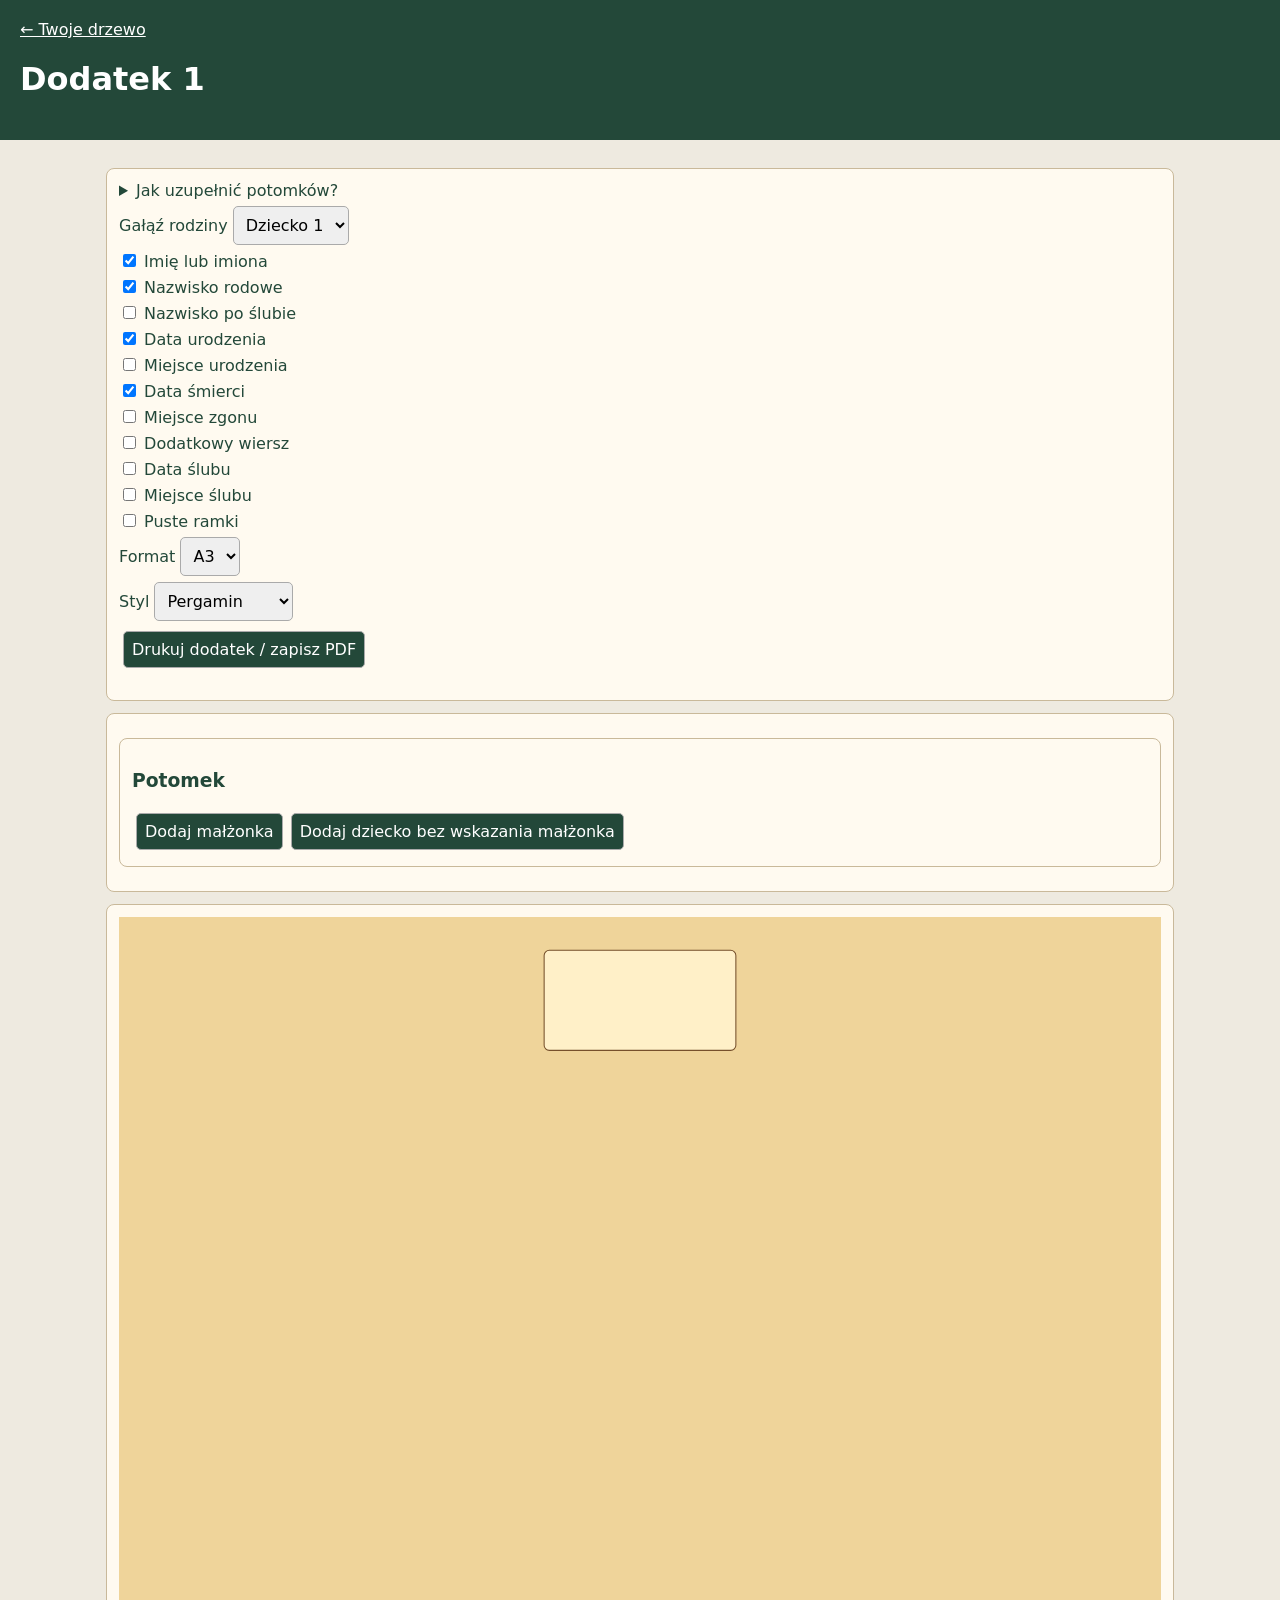
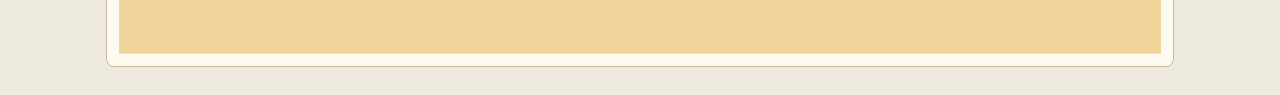
<file: potomkowie.html>
<!doctype html><html lang="pl"><meta charset="utf-8"><meta name="viewport" content="width=device-width,initial-scale=1"><title>Dodatek 1</title><style>*{box-sizing:border-box}body{margin:0;background:#eeeae0;color:#234839;font:16px system-ui}header{background:#234839;color:white;padding:20px}header a{color:white}main{max-width:1100px;margin:auto;padding:16px}section,article{background:#fffaf0;border:1px solid #c9b99a;border-radius:8px;padding:12px;margin:12px 0}article article{margin-left:18px}button,input,select{font:inherit;padding:8px;border:1px solid #aaa;border-radius:5px}button{background:#234839;color:white;cursor:pointer;margin:4px}label{display:block;margin:6px 0}.fields{display:grid;grid-template-columns:repeat(auto-fit,minmax(150px,1fr));gap:8px}input:not([type=checkbox]){width:100%}svg{width:100%;display:block}@media print{header,#controls,#edit{display:none!important}body,main,section{margin:0;padding:0;border:0;background:white;max-width:none}svg{print-color-adjust:exact;-webkit-print-color-adjust:exact;max-height:100vh}}</style><style id="page"></style><header><a href="twoje-drzewo.html">← Twoje drzewo</a><h1>Dodatek 1</h1></header><main><section id="controls"><details><summary>Jak uzupełnić potomków?</summary><p>Wybierz osobę z rodziny. Dodawaj jej małżonków i dzieci, a następnie potomków każdego dziecka. Dane zapisują się w tej przeglądarce. Odznacz pola, których nie chcesz drukować.</p></details><label>Gałąź rodziny <select id="root"></select></label><div id="options"></div><label>Format <select id="format"><option>A3</option><option>A2</option><option>A1</option><option>A0</option></select></label><label>Styl <select id="style"><option value="old">Pergamin</option><option value="mono">Czarno-biały</option></select></label><button id="print">Drukuj dodatek / zapisz PDF</button><p id="status"></p></section><section id="edit"></section><section><svg id="sheet" xmlns="http://www.w3.org/2000/svg"></svg></section></main><script>
const $=id=>document.getElementById(id),key='aa-tree-v1',dk='aa-descendants-v1';function load(k,f){try{return JSON.parse(localStorage.getItem(k))||f}catch{return f}}const base=load(key,{people:{},siblings:[]}),db=load(dk,{}),roots=['1',...(base.siblings||[])],fields=['Imię lub imiona','Nazwisko rodowe','Nazwisko po ślubie','Data urodzenia','Miejsce urodzenia','Data śmierci','Miejsce zgonu','Dodatkowy wiersz'];function name(d){return [d[0],d[1]||d[2]].filter(Boolean).join(' ')}for(const [i,id] of roots.entries()){const d=base.people[id]||[],o=document.createElement('option');o.value=id;o.textContent=name([d[0],d[2],d[1]])||'Dziecko '+(i+1);$('root').append(o)}function fresh(){return {id:crypto.randomUUID(),data:[],unions:[],children:[]}}function current(){const id=$('root').value;if(!db[id])db[id]=fresh();const d=base.people[id]||[];db[id].data=[d[0],d[2]||d[1],d[1],d[3],d[5],d[4],d[6],d[7]];return db[id]}function save(){try{localStorage.setItem(dk,JSON.stringify(db));$('status').textContent='Zapisano na tym urządzeniu.'}catch{$('status').textContent='Błąd zapisu danych.'}draw()}function button(p,t,fn){const b=document.createElement('button');b.textContent=t;b.onclick=fn;p.append(b)}function inputs(p,d,labels){const f=document.createElement('div');f.className='fields';labels.forEach((t,i)=>{const l=document.createElement('label'),x=document.createElement('input');l.textContent=t;x.value=d[i]||'';x.oninput=()=>{d[i]=x.value;save()};l.append(x);f.append(l)});p.append(f)}function person(p,n,root=false){const a=document.createElement('article'),h=document.createElement('h3');h.textContent=name(n.data)||'Potomek';a.append(h);if(!root)inputs(a,n.data,fields);button(a,'Dodaj małżonka',()=>{n.unions.push({data:[],marriage:[],children:[]});save();editor()});button(a,'Dodaj dziecko bez wskazania małżonka',()=>{n.children.push(fresh());save();editor()});n.unions.forEach((u,i)=>{const b=document.createElement('article');b.append('Małżonek '+(i+1));inputs(b,u.data,fields);inputs(b,u.marriage,['Data ślubu','Miejsce ślubu']);button(b,'Dodaj wspólne dziecko',()=>{u.children.push(fresh());save();editor()});u.children.forEach((c,j)=>{person(b,c);button(b,'Usuń powyższą gałąź',()=>{if(confirm('Usunąć dziecko i jego potomków?')){u.children.splice(j,1);save();editor()}})});a.append(b)});n.children.forEach((c,j)=>{person(a,c);button(a,'Usuń powyższą gałąź',()=>{if(confirm('Usunąć dziecko i jego potomków?')){n.children.splice(j,1);save();editor()}})});p.append(a)}function editor(){$('edit').replaceChildren();person($('edit'),current(),true);draw()}const opts=[...fields,'Data ślubu','Miejsce ślubu','Puste ramki'];opts.forEach((t,i)=>{const l=document.createElement('label'),c=document.createElement('input');c.type='checkbox';c.id='o'+i;c.checked=[0,1,3,5].includes(i);c.onchange=draw;l.append(c,' '+t);$('options').append(l)});function draw(){const svg=$('sheet');svg.replaceChildren();const old=$('style').value==='old',ink=old?'#76502c':'#222',paper=old?'#fff0c8':'#fff';const ns='http://www.w3.org/2000/svg';function el(t,a,v){const n=document.createElementNS(ns,t);Object.entries(a).forEach(([k,x])=>n.setAttribute(k,x));if(v)n.textContent=v;svg.append(n)}const root=current();function groups(n){return [...n.unions.map(u=>({u,children:u.children})),...(n.children.length?[{u:null,children:n.children}]:[])]}function span(n){return Math.max(1,groups(n).reduce((s,g)=>s+Math.max(g.u?2:1,g.children.reduce((a,c)=>a+span(c),0)),0))}let max=0;function dep(n,d){max=Math.max(max,d);groups(n).forEach(g=>g.children.forEach(c=>dep(c,d+1)))}dep(root,0);const W=Math.max(1000,span(root)*210),H=Math.max(707,170+max*230);svg.setAttribute('viewBox','0 0 '+W+' '+H);el('rect',{width:W,height:H,fill:old?'#efd49a':'#fff'});function line(d){el('path',{d,stroke:ink,'stroke-width':2,fill:'none'})}function box(x,y,d){el('rect',{x:x-92,y:y-48,width:184,height:96,rx:5,fill:paper,stroke:ink});if($('o10').checked)return;const lines=d.filter((v,i)=>v&&$('o'+i).checked);lines.forEach((t,i)=>el('text',{x,y:y+(i-(lines.length-1)/2)*12+4,'text-anchor':'middle','font-family':'Georgia, serif','font-size':11,fill:ink},t))}function node(n,left,d){const width=span(n)*210,x=left+width/2,y=80+d*230;box(x,y,n.data);let at=left;for(const g of groups(n)){const gw=Math.max(g.u?2:1,g.children.reduce((a,c)=>a+span(c),0))*210,m=at+gw/2;let cy=y+110;line('M'+x+' '+(y+48)+' V'+(y+65)+' H'+m+' V'+cy);if(g.u){box(m,cy,g.u.data);const v=g.u.marriage.filter((t,i)=>t&&$('o'+(8+i)).checked);if(v.length&&!$('o10').checked)v.forEach((t,i)=>el('text',{x:m+100,y:cy+i*13,'font-family':'Georgia, serif','font-size':11,fill:ink},t))}let cLeft=at+(gw-g.children.reduce((a,c)=>a+span(c)*210,0))/2;for(const c of g.children){const cx=cLeft+span(c)*105;line('M'+m+' '+(g.u?cy+48:cy)+' V'+(y+170)+' H'+cx+' V'+(y+182));node(c,cLeft,d+1);cLeft+=span(c)*210}at+=gw}}node(root,(W-span(root)*210)/2,0);const [w,h]={A3:[420,297],A2:[594,420],A1:[841,594],A0:[1189,841]}[$('format').value];$('page').textContent='@page{size:'+w+'mm '+h+'mm;margin:5mm}'}$('root').onchange=editor;$('format').onchange=draw;$('style').onchange=draw;$('print').onclick=()=>window.print();editor();
</script></html>
</file>
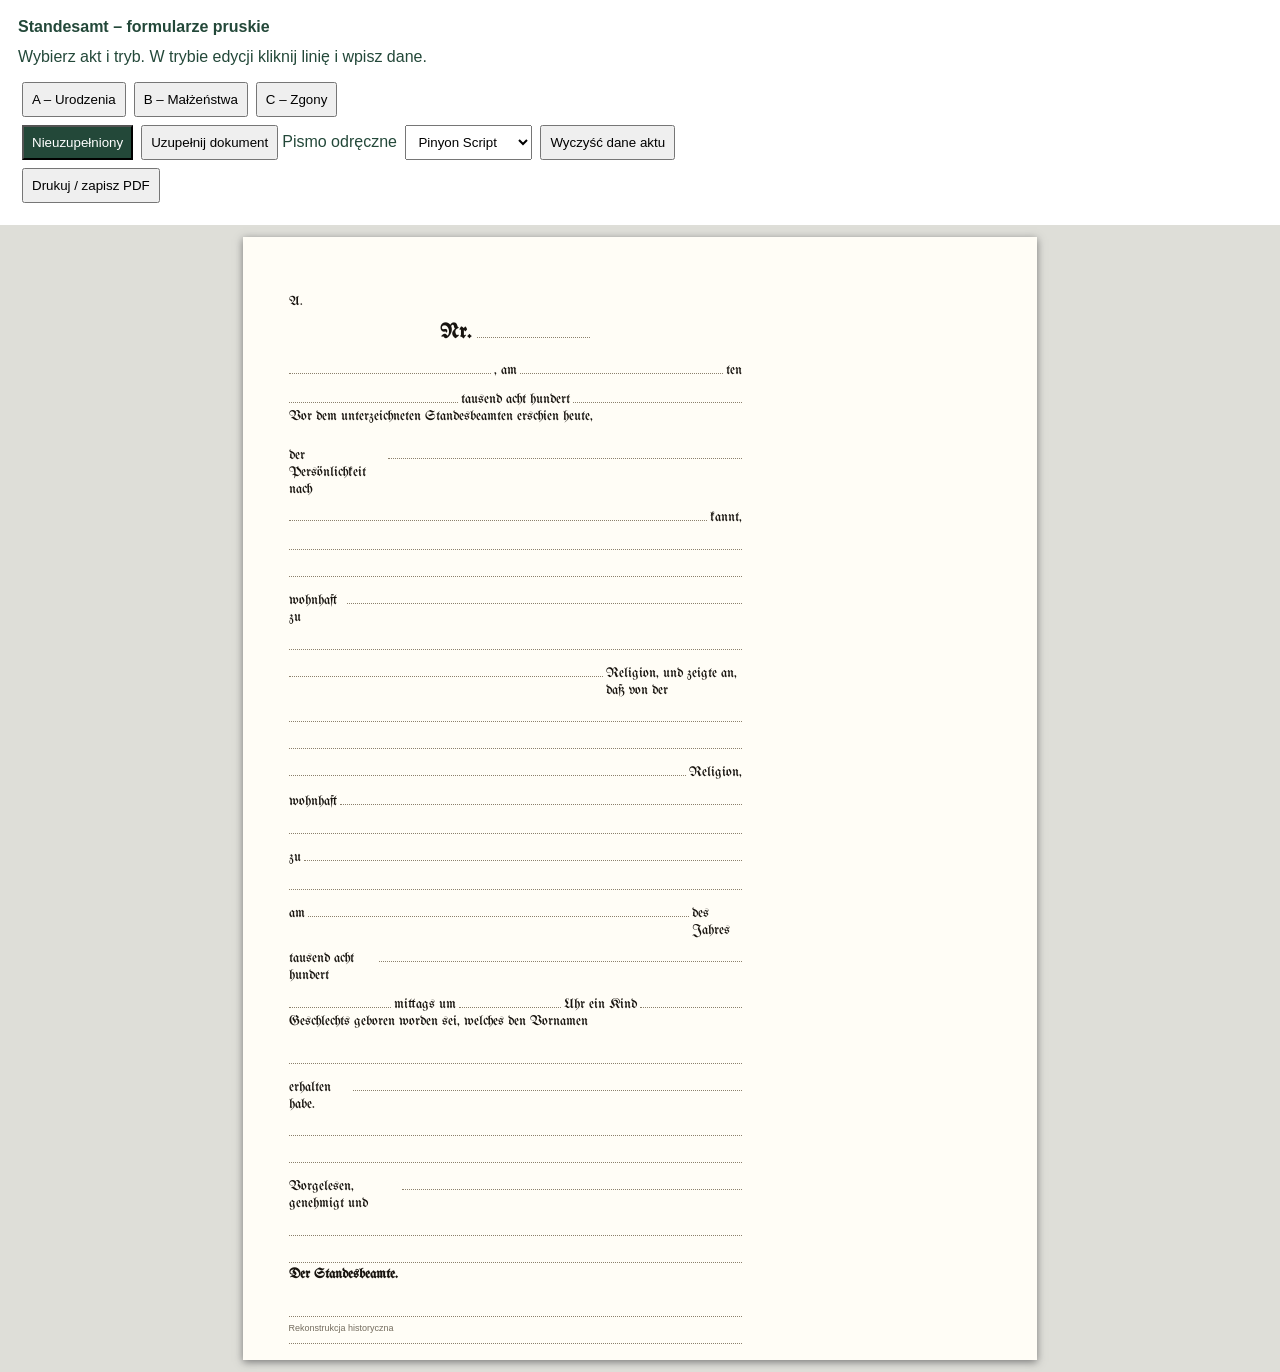
<file: standesamt.html>
<!doctype html><html lang="pl"><meta charset="utf-8"><meta name="viewport" content="width=device-width,initial-scale=1"><title>Standesamt – nieuzupełnione</title><link href="https://fonts.googleapis.com/css2?family=UnifrakturMaguntia&family=Pinyon+Script&family=Great+Vibes&display=swap" rel="stylesheet"><style>body{margin:0;background:#deded8;font:16px Arial;color:#234839}header{padding:18px;background:white;position:sticky;top:0;z-index:2}button,select{padding:8px;margin:4px}main{display:flex;gap:8px;justify-content:center;flex-wrap:wrap;padding:12px}.sheet{box-sizing:border-box;width:210mm;height:297mm;background:#f5eedb;color:#18140f;position:relative;padding:15mm 12mm;box-shadow:0 2px 8px #777;font:14px/1.2 'UnifrakturMaguntia',Georgia,serif}.body{width:120mm}.right .body{margin-left:auto;padding-top:15mm}.margin{position:absolute;top:30mm;width:54mm;min-height:100mm;font:18px/1.5 var(--hand,'Pinyon Script'),cursive;white-space:pre-wrap}.left .margin{right:12mm}.right .margin{left:12mm;top:205mm}.entry{display:inline-block;border-bottom:1px dotted #8b806c;min-height:22px;font:22px/1 var(--hand,'Pinyon Script'),cursive;color:#17130f;vertical-align:baseline;box-sizing:border-box;max-width:100%;overflow-wrap:anywhere}.entry:focus,.margin:focus{outline:1px solid #648b76;background:#fff8} .line{min-height:25px;display:flex;align-items:baseline;gap:3px;flex-wrap:wrap}.line .entry{flex:1;min-width:0!important}.line .entry:only-child{flex-basis:100%}h2,h3,.center{text-align:center;margin:6px 0}p{margin:12px 0}.formula{padding:0 12px;text-align:center;font-size:13px;line-height:1.25}.mark{font-size:13px}footer{font:9px Arial;position:absolute;bottom:7mm;left:12mm;color:#746c5e}@page{size:A4;margin:0}@media print{header{display:none}main{display:block;padding:0}.sheet{box-shadow:none;break-after:page;print-color-adjust:exact;-webkit-print-color-adjust:exact}.sheet:last-child{break-after:auto}body{background:white}}@media(max-width:800px){main{justify-content:flex-start;overflow:auto}.sheet{flex-shrink:0}}
.line{min-height:27px;flex-wrap:nowrap}.entry{min-height:23px}.sheet{background:#fffdf6}.body{width:120mm}main[hidden]{display:none}@media print{main[hidden]{display:none}.sheet{background:white}}@font-face{font-family:Wiegel Kurrent;src:local("Wiegel Kurrent"),local("WiegelKurrent")} .blank .entry,.blank .margin{color:transparent!important;pointer-events:none}.blank .entry{font-size:0}.blank .margin{visibility:hidden}.entry,.margin{color:#17130f}.entry[contenteditable=true],.margin[contenteditable=true]{cursor:text}.entry{min-width:1em}header button[aria-pressed=true]{background:#234839;color:white} .margin{overflow-wrap:anywhere}@media print{.entry,.margin{outline:none!important;background:transparent!important}}</style><header><strong>Standesamt – formularze pruskie</strong><p>Wybierz akt i tryb. W trybie edycji kliknij linię i wpisz dane.</p><button onclick="choose('A')">A – Urodzenia</button><button onclick="choose('B')">B – Małżeństwa</button><button onclick="choose('C')">C – Zgony</button><div><button id="blank" onclick="mode(false)">Nieuzupełniony</button><button id="edit" onclick="mode(true)">Uzupełnij dokument</button><label>Pismo odręczne <select id="hand" onchange="font()"><option>Pinyon Script</option><option>Great Vibes</option><option>Wiegel Kurrent</option></select></label><button onclick="clearAct()">Wyczyść dane aktu</button></div><button onclick="document.fonts.ready.then(()=>window.print())">Drukuj / zapisz PDF</button></header><main id="A" ><article class="sheet left"><div class="body"><div class="mark">A.</div><h2>Nr. <span class="entry" style="width:25%"></span></h2><div class="line"><span class="entry"></span>, am <span class="entry"></span> ten</div><div class="line"><span class="entry"></span> tausend acht hundert <span class="entry"></span></div><div class="line">Vor dem unterzeichneten Standesbeamten erschien heute,</div><div class="line">der Persönlichkeit nach <span class="entry"></span></div><div class="line"><span class="entry"></span> kannt,</div><div class="line"><span class="entry"></span></div><div class="line"><span class="entry"></span></div><div class="line">wohnhaft zu <span class="entry"></span></div><div class="line"><span class="entry"></span></div><div class="line"><span class="entry"></span> Religion, und zeigte an, daß von der</div><div class="line"><span class="entry"></span></div><div class="line"><span class="entry"></span></div><div class="line"><span class="entry"></span> Religion,</div><div class="line">wohnhaft <span class="entry"></span></div><div class="line"><span class="entry"></span></div><div class="line">zu <span class="entry"></span></div><div class="line"><span class="entry"></span></div><div class="line">am <span class="entry"></span> des Jahres</div><div class="line">tausend acht hundert <span class="entry"></span></div><div class="line"><span class="entry"></span> mittags um <span class="entry"></span> Uhr ein Kind <span class="entry"></span></div><div class="line">Geschlechts geboren worden sei, welches den Vornamen</div><div class="line"><span class="entry"></span></div><div class="line">erhalten habe. <span class="entry"></span></div><div class="line"><span class="entry"></span></div><div class="line"><span class="entry"></span></div><div class="line">Vorgelesen, genehmigt und <span class="entry"></span></div><div class="line"><span class="entry"></span></div><div class="line"><span class="entry"></span></div><div class="line"><strong>Der Standesbeamte.</strong></div><div class="line"><span class="entry"></span></div><div class="line"><span class="entry"></span></div></div><footer>Rekonstrukcja historyczna</footer></article></main><main id="B" hidden><article class="sheet left"><div class="body"><div class="mark">B.</div><h2>Nr. <span aria-label="Numer aktu" class="entry" contenteditable="false" data-key="nr" spellcheck="false" style="min-width:20%"></span></h2><div class="line"><span aria-label="Miejscowość" class="entry" contenteditable="false" data-key="place" spellcheck="false" style="min-width:38%"></span>, am <span aria-label="Dzień słownie" class="entry" contenteditable="false" data-key="day" spellcheck="false" style="min-width:38%"></span>ten</div><div class="line"><span aria-label="Miesiąc" class="entry" contenteditable="false" data-key="month" spellcheck="false" style="min-width:38%"></span> tausend acht hundert <span aria-label="Rok słownie" class="entry" contenteditable="false" data-key="year" spellcheck="false" style="min-width:25%"></span></div><p>Vor dem unterzeichneten Standesbeamten erschienen heute zum Zweck der Eheschließung:</p><div class="line">1. der <span aria-label="Imię, nazwisko, zawód" class="entry" contenteditable="false" data-key="gname" spellcheck="false" style="min-width:85%"></span></div><div class="line"><span aria-label="Dalsze dane" class="entry" contenteditable="false" data-key="gextra" spellcheck="false" style="min-width:100%"></span></div><div class="line">der Persönlichkeit nach <span aria-label="Ustalenie tożsamości" class="entry" contenteditable="false" data-key="gid" spellcheck="false" style="min-width:55%"></span></div><div class="line"><span aria-label="Znany / nieznany" class="entry" contenteditable="false" data-key="gknown" spellcheck="false" style="min-width:85%"></span>kannt,</div><div class="line"><span aria-label="Wyznanie" class="entry" contenteditable="false" data-key="greligion" spellcheck="false" style="min-width:35%"></span> Religion, geboren den <span aria-label="Dzień urodzenia" class="entry" contenteditable="false" data-key="gday" spellcheck="false" style="min-width:20%"></span></div><div class="line"><span aria-label="Miesiąc urodzenia" class="entry" contenteditable="false" data-key="gmonth" spellcheck="false" style="min-width:38%"></span> des Jahres tausend acht hundert</div><div class="line"><span aria-label="Rok słownie" class="entry" contenteditable="false" data-key="gyear" spellcheck="false" style="min-width:45%"></span> zu <span aria-label="Miejsce urodzenia" class="entry" contenteditable="false" data-key="gbirthplace" spellcheck="false" style="min-width:35%"></span></div><div class="line"><span aria-label="Dalsze dane miejsca" class="entry" contenteditable="false" data-key="gbirthmore" spellcheck="false" style="min-width:45%"></span>, wohnhaft zu <span aria-label="Miejsce zamieszkania" class="entry" contenteditable="false" data-key="gres" spellcheck="false" style="min-width:25%"></span></div><div class="line"><span aria-label="Adres" class="entry" contenteditable="false" data-key="gaddress" spellcheck="false" style="min-width:100%"></span></div><div class="line">Sohn des <span aria-label="Ojciec – dane i status" class="entry" contenteditable="false" data-key="gfather" spellcheck="false" style="min-width:75%"></span></div><div class="line"><span aria-label="Dalsze dane rodziców" class="entry" contenteditable="false" data-key="gparents" spellcheck="false" style="min-width:100%"></span></div><div class="line"><span aria-label="Matka – imię i nazwisko rodowe" class="entry" contenteditable="false" data-key="gmother" spellcheck="false" style="min-width:100%"></span></div><div class="line"><span aria-label="Dalsze dane matki" class="entry" contenteditable="false" data-key="gmore" spellcheck="false" style="min-width:78%"></span> wohnhaft</div><div class="line">zu <span aria-label="Miejsce zamieszkania rodziców" class="entry" contenteditable="false" data-key="gparentres" spellcheck="false" style="min-width:90%"></span></div><div class="line">2. die <span aria-label="Imię, nazwisko, zawód" class="entry" contenteditable="false" data-key="bname" spellcheck="false" style="min-width:85%"></span></div><div class="line"><span aria-label="Dalsze dane" class="entry" contenteditable="false" data-key="bextra" spellcheck="false" style="min-width:100%"></span></div><div class="line">der Persönlichkeit nach <span aria-label="Ustalenie tożsamości" class="entry" contenteditable="false" data-key="bid" spellcheck="false" style="min-width:55%"></span></div><div class="line"><span aria-label="Znany / nieznany" class="entry" contenteditable="false" data-key="bknown" spellcheck="false" style="min-width:85%"></span>kannt,</div><div class="line"><span aria-label="Wyznanie" class="entry" contenteditable="false" data-key="breligion" spellcheck="false" style="min-width:35%"></span> Religion, geboren den <span aria-label="Dzień urodzenia" class="entry" contenteditable="false" data-key="bday" spellcheck="false" style="min-width:20%"></span></div><div class="line"><span aria-label="Miesiąc urodzenia" class="entry" contenteditable="false" data-key="bmonth" spellcheck="false" style="min-width:38%"></span> des Jahres tausend acht hundert</div><div class="line"><span aria-label="Rok słownie" class="entry" contenteditable="false" data-key="byear" spellcheck="false" style="min-width:45%"></span> zu <span aria-label="Miejsce urodzenia" class="entry" contenteditable="false" data-key="bbirthplace" spellcheck="false" style="min-width:35%"></span></div><div class="line"><span aria-label="Dalsze dane miejsca" class="entry" contenteditable="false" data-key="bbirthmore" spellcheck="false" style="min-width:45%"></span>, wohnhaft zu <span aria-label="Miejsce zamieszkania" class="entry" contenteditable="false" data-key="bres" spellcheck="false" style="min-width:25%"></span></div><div class="line"><span aria-label="Adres" class="entry" contenteditable="false" data-key="baddress" spellcheck="false" style="min-width:100%"></span></div><div class="line">Tochter des <span aria-label="Ojciec – dane i status" class="entry" contenteditable="false" data-key="bfather" spellcheck="false" style="min-width:75%"></span></div><div class="line"><span aria-label="Dalsze dane rodziców" class="entry" contenteditable="false" data-key="bparents" spellcheck="false" style="min-width:100%"></span></div><div class="line"><span aria-label="Matka – imię i nazwisko rodowe" class="entry" contenteditable="false" data-key="bmother" spellcheck="false" style="min-width:100%"></span></div><div class="line"><span aria-label="Dalsze dane matki" class="entry" contenteditable="false" data-key="bmore" spellcheck="false" style="min-width:78%"></span> wohnhaft</div><div class="line">zu <span aria-label="Miejsce zamieszkania rodziców" class="entry" contenteditable="false" data-key="bparentres" spellcheck="false" style="min-width:90%"></span></div></div><aside aria-label="Adnotacje" class="margin" contenteditable="false"></aside><footer>Rekonstrukcja historyczna • 1/2</footer></article><article class="sheet right"><div class="body"><p class="center">Als Zeugen waren zugezogen und erschienen:</p><div class="line">3. <span aria-label="Świadek – imię, nazwisko, zawód" class="entry" contenteditable="false" data-key="w1name" spellcheck="false" style="min-width:90%"></span></div><div class="line"><span aria-label="Dalsze dane świadka" class="entry" contenteditable="false" data-key="w1extra" spellcheck="false" style="min-width:100%"></span></div><div class="line">der Persönlichkeit nach <span aria-label="Ustalenie tożsamości" class="entry" contenteditable="false" data-key="w1id" spellcheck="false" style="min-width:55%"></span></div><div class="line"><span aria-label="Znany / nieznany" class="entry" contenteditable="false" data-key="w1known" spellcheck="false" style="min-width:85%"></span>kannt,</div><div class="line"><span aria-label="Wiek" class="entry" contenteditable="false" data-key="w1age" spellcheck="false" style="min-width:12%"></span> Jahre alt, wohnhaft zu <span aria-label="Miejsce zamieszkania" class="entry" contenteditable="false" data-key="w1res" spellcheck="false" style="min-width:45%"></span></div><div class="line"><span aria-label="Adres świadka" class="entry" contenteditable="false" data-key="w1address" spellcheck="false" style="min-width:100%"></span></div><div class="line">4. <span aria-label="Świadek – imię, nazwisko, zawód" class="entry" contenteditable="false" data-key="w2name" spellcheck="false" style="min-width:90%"></span></div><div class="line"><span aria-label="Dalsze dane świadka" class="entry" contenteditable="false" data-key="w2extra" spellcheck="false" style="min-width:100%"></span></div><div class="line">der Persönlichkeit nach <span aria-label="Ustalenie tożsamości" class="entry" contenteditable="false" data-key="w2id" spellcheck="false" style="min-width:55%"></span></div><div class="line"><span aria-label="Znany / nieznany" class="entry" contenteditable="false" data-key="w2known" spellcheck="false" style="min-width:85%"></span>kannt,</div><div class="line"><span aria-label="Wiek" class="entry" contenteditable="false" data-key="w2age" spellcheck="false" style="min-width:12%"></span> Jahre alt, wohnhaft zu <span aria-label="Miejsce zamieszkania" class="entry" contenteditable="false" data-key="w2res" spellcheck="false" style="min-width:45%"></span></div><div class="line"><span aria-label="Adres świadka" class="entry" contenteditable="false" data-key="w2address" spellcheck="false" style="min-width:100%"></span></div><p class="formula">Der Standesbeamte richtete an die Verlobten einzeln und nacheinander die Frage:<br/>ob sie die Ehe miteinander eingehen wollen.<br/>Die Verlobten bejahten diese Frage und der Standesbeamte sprach hierauf aus,<br/>daß sie kraft des Bürgerlichen Gesetzbuchs nunmehr rechtmäßig verbundene Eheleute seien.</p><div class="line"><span aria-label="Dodatkowy zapis 0" class="entry" contenteditable="false" data-key="note0" spellcheck="false" style="min-width:100%"></span></div><div class="line"><span aria-label="Dodatkowy zapis 1" class="entry" contenteditable="false" data-key="note1" spellcheck="false" style="min-width:100%"></span></div><div class="line"><span aria-label="Dodatkowy zapis 2" class="entry" contenteditable="false" data-key="note2" spellcheck="false" style="min-width:100%"></span></div><div class="line"><span aria-label="Dodatkowy zapis 3" class="entry" contenteditable="false" data-key="note3" spellcheck="false" style="min-width:100%"></span></div><div class="line"><span aria-label="Dodatkowy zapis 4" class="entry" contenteditable="false" data-key="note4" spellcheck="false" style="min-width:100%"></span></div><div class="line">Vorgelesen, genehmigt und <span aria-label="Formuła podpisania" class="entry" contenteditable="false" data-key="signed" spellcheck="false" style="min-width:45%"></span></div><div class="line"><span aria-label="Podpis 1" class="entry" contenteditable="false" data-key="sig1" spellcheck="false" style="min-width:100%"></span></div><div class="line"><span aria-label="Podpis 2" class="entry" contenteditable="false" data-key="sig2" spellcheck="false" style="min-width:100%"></span></div><div class="line"><span aria-label="Podpis 3" class="entry" contenteditable="false" data-key="sig3" spellcheck="false" style="min-width:100%"></span></div><div class="line"><span aria-label="Podpis 4" class="entry" contenteditable="false" data-key="sig4" spellcheck="false" style="min-width:100%"></span></div><h3>Der Standesbeamte.</h3><div class="line"><span aria-label="Podpis urzędnika" class="entry" contenteditable="false" data-key="official" spellcheck="false" style="min-width:100%"></span></div><div class="line"><span aria-label="Dalszy podpis" class="entry" contenteditable="false" data-key="official2" spellcheck="false" style="min-width:100%"></span></div></div><aside aria-label="Adnotacje" class="margin" contenteditable="false"></aside><footer>Rekonstrukcja historyczna • 2/2</footer></article></main><main id="C" hidden><article class="sheet left"><div class="body"><div class="mark">C.</div><h2>Nr. <span class="entry" style="width:25%"></span></h2><div class="line"><span class="entry"></span>, am <span class="entry"></span> ten</div><div class="line"><span class="entry"></span> tausend acht hundert <span class="entry"></span></div><div class="line">Vor dem unterzeichneten Standesbeamten erschien heute,</div><div class="line">der Persönlichkeit nach <span class="entry"></span></div><div class="line"><span class="entry"></span> kannt,</div><div class="line"><span class="entry"></span></div><div class="line"><span class="entry"></span></div><div class="line">wohnhaft zu <span class="entry"></span></div><div class="line"><span class="entry"></span></div><div class="line">und zeigte an, daß <span class="entry"></span></div><div class="line"><span class="entry"></span></div><div class="line"><span class="entry"></span> Jahr alt, <span class="entry"></span> Religion,</div><div class="line">wohnhaft zu <span class="entry"></span></div><div class="line">geboren zu <span class="entry"></span></div><div class="line"><span class="entry"></span></div><div class="line"><span class="entry"></span></div><div class="line"><span class="entry"></span></div><div class="line"><span class="entry"></span></div><div class="line">am <span class="entry"></span></div><div class="line">des Jahres tausend acht hundert <span class="entry"></span></div><div class="line"><span class="entry"></span> mittags um <span class="entry"></span> Uhr</div><div class="line">verstorben sei. <span class="entry"></span></div><div class="line"><span class="entry"></span></div><div class="line"><span class="entry"></span></div><div class="line">Vorgelesen, genehmigt und <span class="entry"></span></div><div class="line"><span class="entry"></span></div><div class="line"><span class="entry"></span></div><div class="line"><strong>Der Standesbeamte.</strong></div><div class="line"><span class="entry"></span></div><div class="line"><span class="entry"></span></div></div><footer>Rekonstrukcja historyczna</footer></article></main><script>function choose(k){document.querySelectorAll("main").forEach(m=>m.hidden=m.id!==k)}choose(["A","B","C"].includes(new URLSearchParams(location.search).get("akt"))?new URLSearchParams(location.search).get("akt"):"A")
for(const sheet of document.querySelectorAll('.sheet')){if(!sheet.querySelector('.margin')){const a=document.createElement('aside');a.className='margin';a.setAttribute('aria-label','Adnotacje');sheet.append(a)}}
const fields=[...document.querySelectorAll('.entry,.margin')];fields.forEach((e,i)=>{e.setAttribute('spellcheck','false');e.setAttribute('role','textbox');if(!e.hasAttribute('aria-label'))e.setAttribute('aria-label','Pole wpisu '+(i+1));e.addEventListener('paste',ev=>{ev.preventDefault();document.execCommand('insertText',false,ev.clipboardData.getData('text/plain'))});if(e.classList.contains('entry'))e.addEventListener('keydown',ev=>{if(ev.key==='Enter')ev.preventDefault()})});
function mode(edit){document.body.classList.toggle('blank',!edit);fields.forEach(e=>{e.contentEditable=String(edit);e.tabIndex=edit?0:-1});document.getElementById('blank').setAttribute('aria-pressed',String(!edit));document.getElementById('edit').setAttribute('aria-pressed',String(edit))}
function font(){document.documentElement.style.setProperty('--hand','"'+document.getElementById('hand').value+'"')}
function clearAct(){if(confirm('Usunąć wpisy z aktualnego aktu?'))document.querySelectorAll('main:not([hidden]) .entry,main:not([hidden]) .margin').forEach(e=>e.textContent='')}
mode(false);font();
</script></html>
</file>
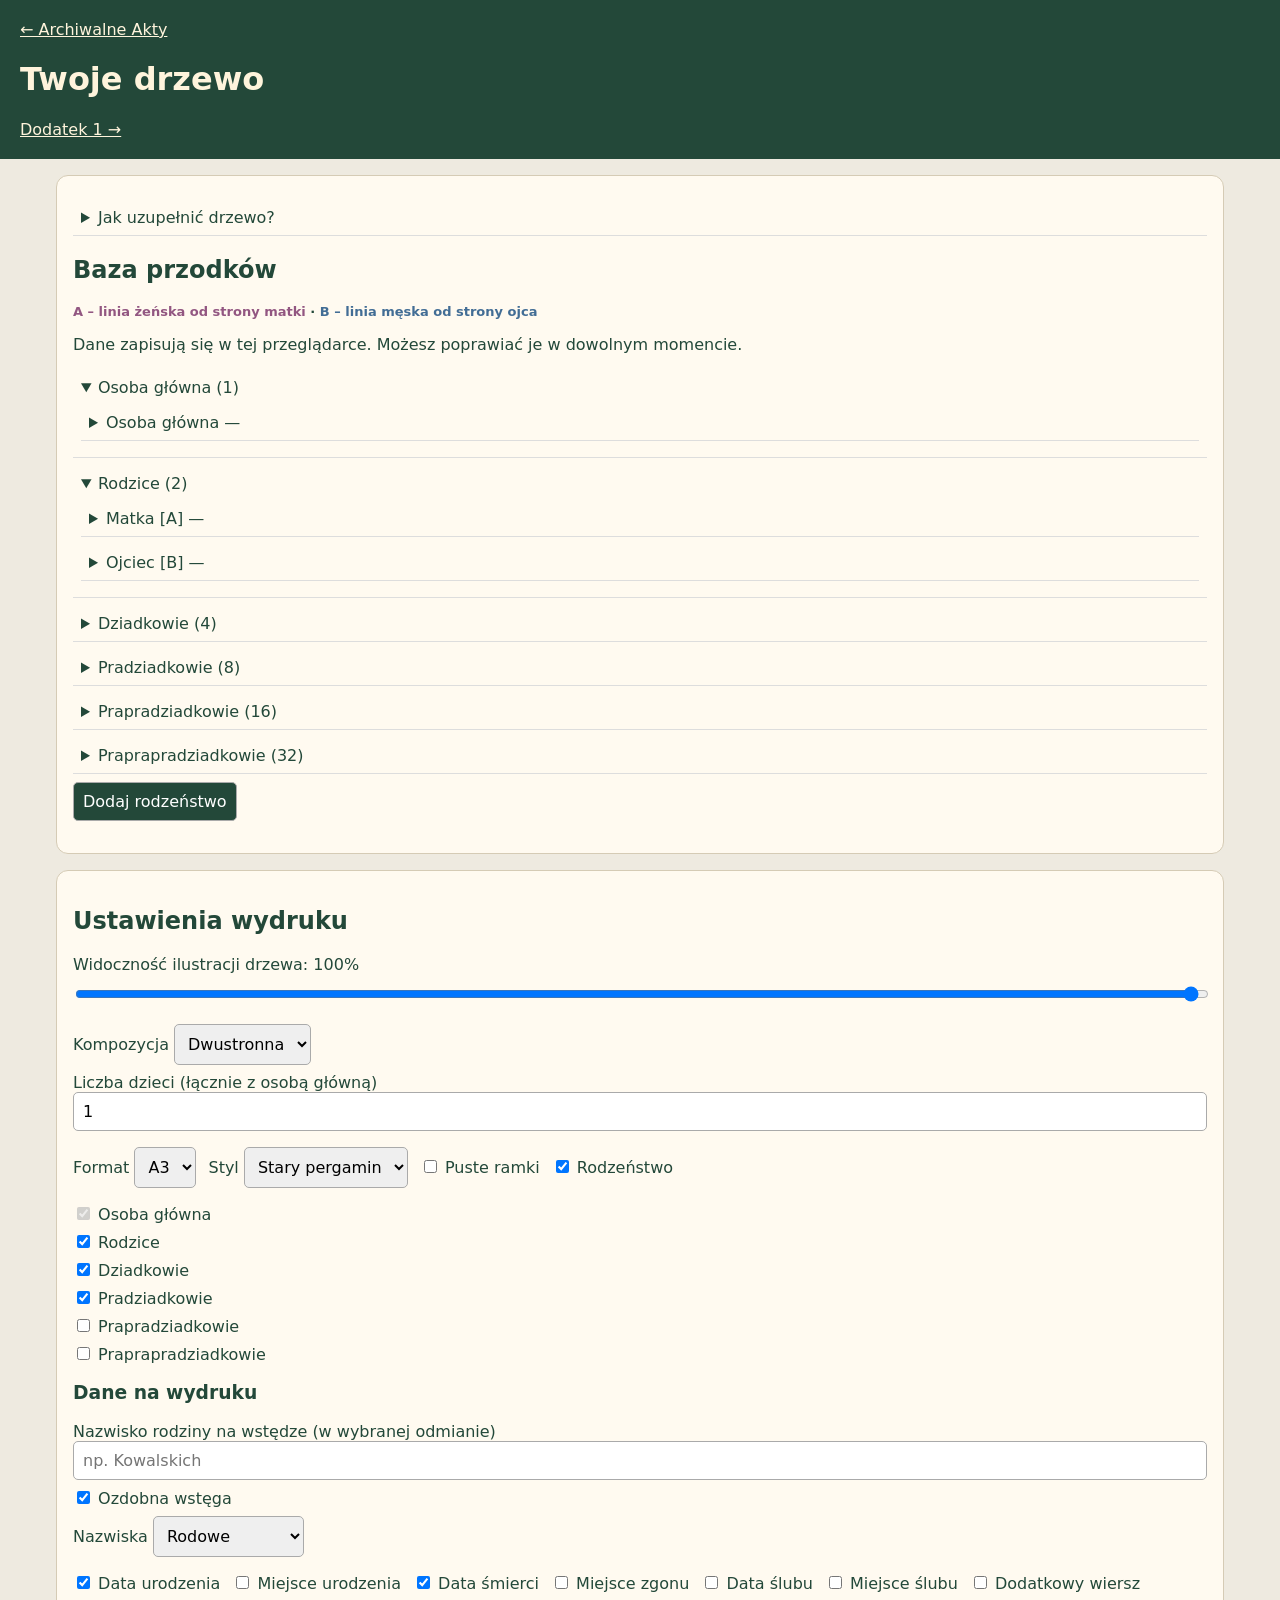
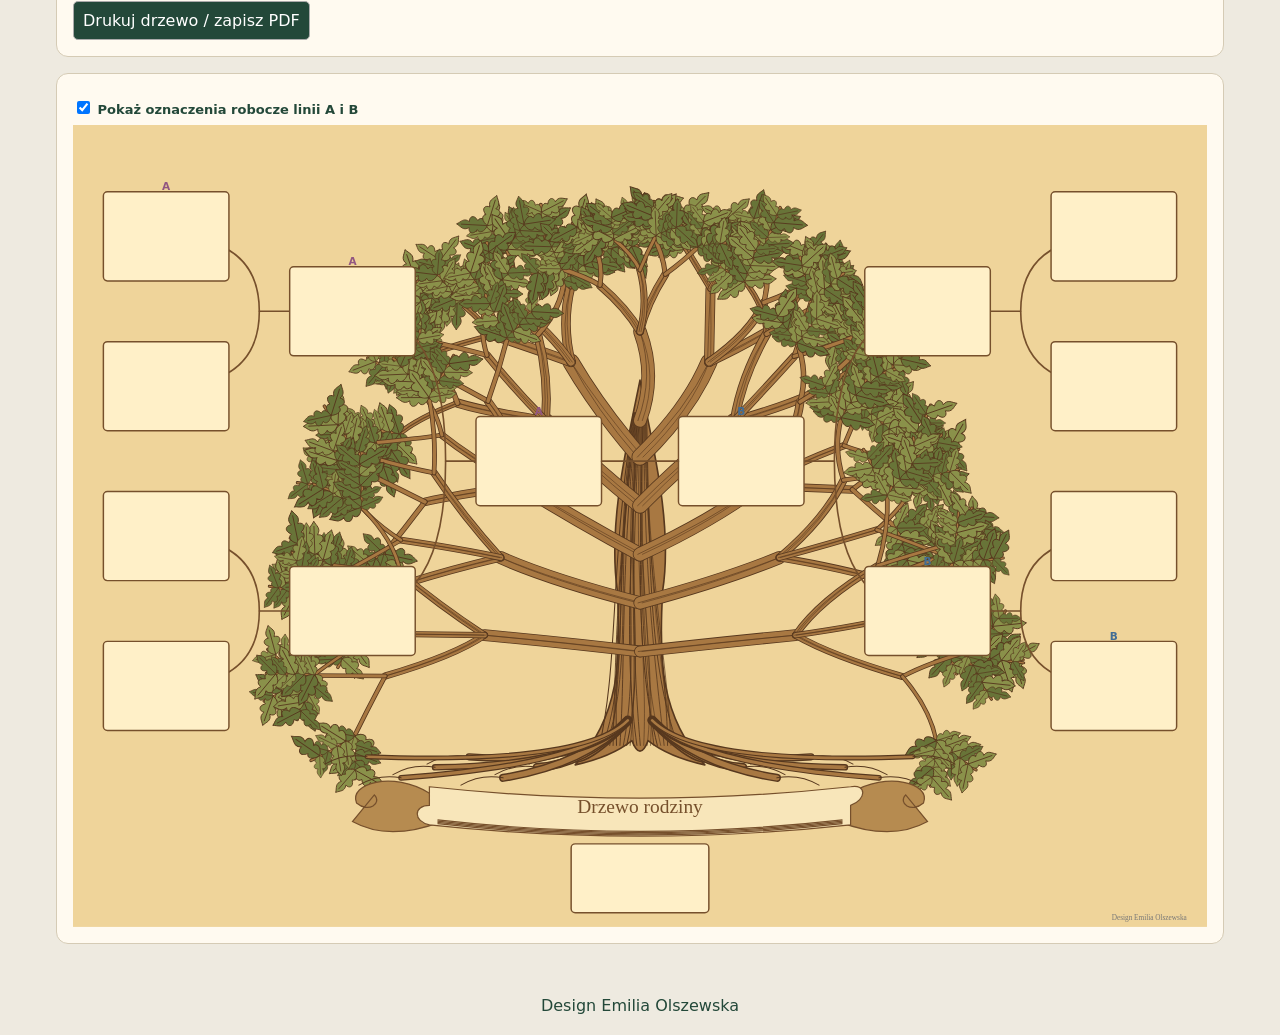
<file: twoje-drzewo.html>
<!doctype html><html lang="pl"><head><meta charset="utf-8"><meta name="viewport" content="width=device-width,initial-scale=1"><title>Twoje drzewo – Archiwalne Akty</title><style> *{box-sizing:border-box}body{margin:0;background:#eeeae0;color:#234839;font:16px system-ui}header{background:#234839;color:#fff4dc;padding:20px}header a{color:inherit}main{max-width:1200px;margin:auto;padding:16px}section{background:#fffaf0;border:1px solid #d5cbb5;border-radius:12px;padding:16px;margin-bottom:16px}button,input,select{font:inherit;padding:9px;border:1px solid #aaa;border-radius:5px}button{background:#234839;color:white;cursor:pointer}label{display:block;margin:8px 0}input:not([type=checkbox]){width:100%}details{margin:8px 0;border-bottom:1px solid #ddd;padding:8px}summary{cursor:pointer}.fields{display:grid;grid-template-columns:repeat(auto-fit,minmax(150px,1fr));gap:8px}.settings{display:flex;flex-wrap:wrap;gap:12px;align-items:center}#sheet{width:100%;display:block}footer{text-align:center;padding:20px}@media print{header,footer,#editor,#settings{display:none!important}body,main,#preview{margin:0;padding:0;background:white;border:0;max-width:none}#sheet{width:100%;height:auto;print-color-adjust:exact;-webkit-print-color-adjust:exact}}.guide{font-weight:bold;font-size:13px}.lineA{color:#925681}.lineB{color:#426d95}@media print{.guide{display:none!important}}</style><style id="pageStyle"></style></head><body><header><a href="mapa.html">← Archiwalne Akty</a><h1>Twoje drzewo</h1><a href="potomkowie.html">Dodatek 1 →</a></header><main><section id="editor"><details><summary>Jak uzupełnić drzewo?</summary><ol><li>Zacznij od siebie, następnie uzupełniaj rodziców i przodków do sześciu pokoleń.</li><li>Wpisuj nazwisko rodowe i nazwisko po ślubie w osobnych polach.</li><li>Wpisuj tylko znane dane. Możesz podać sam rok lub pełną datę. Nieznane pola pozostaw puste.</li><li>Uzupełnij wspólne dane ślubu każdej pary. Każdy wpis możesz później poprawić.</li><li>Odznacz informacje i pokolenia, których nie chcesz drukować. Dane pozostaną w bazie na tym urządzeniu.</li><li>Wpisz nazwisko rodziny na wstędze, wybierz styl i format, następnie drukuj lub zapisz PDF.</li></ol></details><h2>Baza przodków</h2><p class="guide"><span class="lineA">A – linia żeńska od strony matki</span> · <span class="lineB">B – linia męska od strony ojca</span></p><p>Dane zapisują się w tej przeglądarce. Możesz poprawiać je w dowolnym momencie.</p><div id="people"></div><button id="add">Dodaj rodzeństwo</button><p id="status" role="status"></p></section><section id="settings"><h2>Ustawienia wydruku</h2><label>Widoczność ilustracji drzewa: <output id="opacityValue">100%</output><input id="treeOpacity" type="range" min="0" max="100" step="5" value="100"></label><label>Kompozycja <select id="layout"><option value="side">Dwustronna</option><option value="classic">Klasyczna</option></select></label><label>Liczba dzieci (łącznie z osobą główną) <input id="childCount" type="number" min="1" max="100" step="1"></label><div class="settings"><label>Format <select id="format"><option>A3</option><option>A2</option></select></label><label>Styl <select id="style"><option value="old">Stary pergamin</option><option value="mono">Czarno-biały</option></select></label><label><input id="blank" type="checkbox"> Puste ramki</label><label><input id="sib" type="checkbox" checked> Rodzeństwo</label></div><div id="levels"></div><h3>Dane na wydruku</h3><label>Nazwisko rodziny na wstędze (w wybranej odmianie)<input id="familyTitle" placeholder="np. Kowalskich"></label><label><input id="ribbon" type="checkbox" checked> Ozdobna wstęga</label><label>Nazwiska <select id="nameMode"><option value="birth">Rodowe</option><option value="married">Po ślubie</option><option value="both">Oba nazwiska</option></select></label><div id="visibility" class="settings"></div><button id="print">Drukuj drzewo / zapisz PDF</button></section><section id="preview"><label class="guide"><input type="checkbox" id="guides" checked> Pokaż oznaczenia robocze linii A i B</label><svg id="sheet" xmlns="http://www.w3.org/2000/svg" viewBox="0 0 1400 990"></svg></section></main><footer>Design Emilia Olszewska</footer><script>
const $=id=>document.getElementById(id), key='aa-tree-v1', fields=['Imię lub imiona','Nazwisko','Nazwisko rodowe','Data urodzenia','Data śmierci','Miejsce urodzenia','Miejsce zgonu','Dodatkowy wiersz'], labels=['Osoba główna','Rodzice','Dziadkowie','Pradziadkowie','Prapradziadkowie','Praprapradziadkowie'];let db={people:{},siblings:[]};try{const x=JSON.parse(localStorage.getItem(key));if(x&&x.people&&Array.isArray(x.siblings))db=x}catch{}let depth=4;
function save(){try{localStorage.setItem(key,JSON.stringify(db));$('status').textContent='Zapisano na tym urządzeniu.'}catch{$('status').textContent='Nie udało się zapisać danych.'}draw()}
function recordName(id){const d=db.people[id]||[],n=(d[1]||'').trim(),r=(d[2]||'').trim();return [d[0],n||r,n&&r&&n!==r?'z d. '+r:''].filter(Boolean).join(' ')}
function record(parent,id,title,remove){const d=document.createElement('details'),s=document.createElement('summary');s.textContent=title+' — '+recordName(id);d.append(s);const f=document.createElement('div');f.className='fields';fields.forEach((name,i)=>{const l=document.createElement('label');l.textContent=name;const input=document.createElement('input');input.value=(db.people[id]||[])[i]||'';if(i===3||i===4)input.placeholder='dd.mm.rrrr lub rok';input.oninput=()=>{(db.people[id]??=[])[i]=input.value;s.textContent=title+' — '+recordName(id);save()};l.append(input);f.append(l)});d.append(f);if(Number(id)>=2&&Number(id)%2===0){const m=document.createElement('div');m.className='fields';['Data ślubu pary','Miejsce ślubu pary'].forEach((name,i)=>{const l=document.createElement('label');l.textContent=name;const input=document.createElement('input');input.value=(db.marriages?.[id]||[])[i]||'';input.oninput=()=>{db.marriages??={};(db.marriages[id]??=[])[i]=input.value;save()};l.append(input);m.append(l)});d.append(m)}if(remove){const b=document.createElement('button');b.textContent='Usuń rodzeństwo';b.onclick=()=>{if(confirm('Usunąć tę osobę?')){db.siblings=db.siblings.filter(x=>x!==id);delete db.people[id];save();editor()}};d.append(b)}parent.append(d)}
function editor(){if($('childCount'))$('childCount').value=1+db.siblings.length;const p=$('people');p.replaceChildren();for(let l=0;l<6;l++){const group=document.createElement('details');group.open=l<2;const s=document.createElement('summary');s.textContent=labels[l]+' ('+2**l+')';group.append(s);for(let i=0;i<2**l;i++){const id=2**l+i;let path=l===0?'Osoba główna':id===2?'Matka':id===3?'Ojciec':Array.from(id.toString(2).slice(1)).map(x=>x==='0'?'matka':'ojciec').join(' → ');record(group,String(id),path+(l>0&&i===0?' [A]':l>0&&i===2**l-1?' [B]':''))}p.append(group)}db.siblings.forEach((id,i)=>record(p,id,'Rodzeństwo '+(i+1),true))}
$('add').onclick=()=>{db.siblings.push('s'+Date.now());save();editor()};for(let i=0;i<6;i++){const l=document.createElement('label'),c=document.createElement('input');c.type='checkbox';c.checked=i<depth;c.disabled=i===0;c.onchange=()=>{depth=c.checked?i+1:i;[...$('levels').querySelectorAll('input')].forEach((x,j)=>x.checked=j<depth);draw()};l.append(c,' '+labels[i]);$('levels').append(l)}
const visibility=[['birth','Data urodzenia',true],['birthplace','Miejsce urodzenia',false],['death','Data śmierci',true],['deathplace','Miejsce zgonu',false],['wedding','Data ślubu',false],['weddingplace','Miejsce ślubu',false],['extra','Dodatkowy wiersz',false]];for(const [id,name,on] of visibility){const l=document.createElement('label'),c=document.createElement('input');c.type='checkbox';c.id=id;c.checked=on;c.onchange=draw;l.append(c,' '+name);$('visibility').append(l)}const show=id=>$(id).checked;const ns='http://www.w3.org/2000/svg';function treeArt(svg){const g=document.createElementNS(ns,'g');g.id='art-layer';g.setAttribute('opacity',Number($('treeOpacity').value)/100);const image=document.createElementNS(ns,'image');image.setAttribute('href','tree-art-'+($('style').value==='old'?'old':'mono')+'.svg');image.setAttribute('width','1400');image.setAttribute('height','990');g.append(image);svg.append(g)}
function ornateRibbon(el,old,ink,paper,y){const shade=old?'#b68b50':'#ddd';const face=old?'#f8e6ba':'#fff';const p=(d,fill)=>el('path',{d,fill,stroke:ink,'stroke-width':1.5});p('M440 '+y+' C395 '+(y-28)+' 340 '+(y-12)+' 350 '+(y+12)+' C365 '+(y+25)+' 382 '+(y+12)+' 372 '+(y+2)+' L345 '+(y+35)+' Q390 '+(y+60)+' 455 '+(y+35)+'Z',shade);p('M960 '+y+' C1005 '+(y-28)+' 1060 '+(y-12)+' 1050 '+(y+12)+' C1035 '+(y+25)+' 1018 '+(y+12)+' 1028 '+(y+2)+' L1055 '+(y+35)+' Q1010 '+(y+60)+' 945 '+(y+35)+'Z',shade);p('M440 '+(y-8)+' Q700 '+(y+20)+' 960 '+(y-8)+' C980 '+(y-12)+' 980 '+(y+8)+' 960 '+(y+15)+' L960 '+(y+39)+' Q700 '+(y+67)+' 440 '+(y+39)+' C420 '+(y+35)+' 420 '+(y+15)+' 440 '+(y+15)+'Z',face);for(let i=0;i<4;i++){p('M450 '+(y+33+i*1.5)+' Q700 '+(y+61+i*1.5)+' 950 '+(y+33+i*1.5),'none')}}
function draw(){if($('layout').value==='side')return drawSide();const svg=$('sheet');svg.replaceChildren();const old=$('style').value==='old',ink=old?'#76502c':'#222',bg=old?'#efd49a':'#fff',paper=old?'#fff0c8':'#fff';function el(tag,attrs,txt){const n=document.createElementNS(ns,tag);Object.entries(attrs).forEach(([k,v])=>n.setAttribute(k,v));if(txt)n.textContent=txt;svg.append(n);return n}svg.setAttribute('viewBox','0 0 1400 990');el('rect',{width:1400,height:990,fill:bg});treeArt(svg,ink,old?'#78834d':'#444');const y=l=>850-l*740/Math.max(1,depth-1),x=(l,i)=>40+1320*(i+.5)/2**l;for(let l=0;l<depth-1;l++)for(let i=0;i<2**(l+1);i++){const a=x(l,Math.floor(i/2)),b=x(l+1,i),m=(y(l)+y(l+1))/2;el('path',{d:'M'+a+' '+y(l)+' C'+a+' '+m+' '+b+' '+m+' '+b+' '+y(l+1),stroke:ink,'stroke-width':1.5,fill:'none','stroke-linecap':'round'})}function box(cx,cy,w,h,id){el('rect',{x:cx-w/2,y:cy-h/2,width:w,height:h,rx:Math.min(7,w/10),fill:paper,stroke:ink,'stroke-width':1.4});if($('blank').checked)return;const d=db.people[id]||[];const fs=depth===6?5.4:depth===5?9:depth===4?12:15;const max=Math.max(3,Math.floor((w-4)/(fs*.56)));function wrap(t){const out=[];let line='';for(const word of String(t||'').split(/\s+/)){if(!word)continue;if(line&&line.length+word.length+1>max){out.push(line);line=''}line+=(line?' ':'')+word}if(line)out.push(line);return out}const lines=[...wrap([d[0],$('nameMode').value==='married'?d[1]||d[2]:d[2]||d[1]].filter(Boolean).join(' ')),...wrap($('nameMode').value==='both'&&d[2]&&d[1]&&d[2]!==d[1]?'po ślubie: '+d[1]:''),...wrap(show('birth')?d[3]:''),...wrap(show('birthplace')?d[5]:''),...wrap(show('death')?d[4]:''),...wrap(show('deathplace')?d[6]:''),...wrap(show('extra')?d[7]:'')];lines.forEach((t,i)=>{el('text',{x:cx,y:cy+(i-(lines.length-1)/2)*fs*1.12+fs/3,'text-anchor':'middle','font-size':fs,'font-family':'Georgia, serif',fill:'#222'},t)})}for(let l=1;l<depth;l++)for(let i=0;i<2**l;i++)box(x(l,i),y(l),Math.min(240,1200/2**l),Math.min(100,depth===6?60:95),String(2**l+i));const roots=['1',...($('sib').checked?db.siblings:[])];roots.forEach((id,i)=>{const cx=700+(i-(roots.length-1)/2)*Math.min(220,1200/roots.length);el('path',{d:'M700 800 V810 H'+cx+' V850',stroke:ink,'stroke-width':3,fill:'none'});box(cx,850,Math.min(200,1200/roots.length-8),75,id)});if(show('wedding')||show('weddingplace')){for(let l=1;l<depth;l++)for(let i=0;i<2**l;i+=2){const id=String(2**l+i),d=db.marriages?.[id]||[],cx=(x(l,i)+x(l,i+1))/2,cy=y(l)+Math.min(100,depth===6?60:95)/2+18,w=Math.min(170,1200/2**(l-1)-8),fs=depth===6?5.4:depth===5?9:depth===4?12:15;el('rect',{x:cx-w/2,y:cy-13,width:w,height:26,rx:3,fill:paper,stroke:ink});if(!$('blank').checked){const lines=[show('wedding')?d[0]:'',show('weddingplace')?d[1]:''].filter(Boolean);lines.forEach((t,j)=>el('text',{x:cx,y:cy+(j-(lines.length-1)/2)*fs+fs/3,'font-size':fs,'font-family':'Georgia, serif','text-anchor':'middle',fill:'#222'},t))}}}if($('ribbon').checked){ornateRibbon(el,old,ink,paper,925);const title='Drzewo rodziny '+$('familyTitle').value.trim();el('text',{x:700,y:950,'text-anchor':'middle','font-family':'Georgia, serif','font-style':'italic','font-size':Math.min(25,490/Math.max(1,title.length)*1.6),fill:ink},title)}if($('guides').checked){for(let l=1;l<depth;l++){for(const [i,t,c] of [[0,'A','#925681'],[2**l-1,'B','#426d95']]){el('text',{x:x(l,i),y:y(l)-Math.min(100,depth===6?60:95)/2-5,'text-anchor':'middle','font-size':16,'font-weight':'bold',fill:c,class:'guide'},t)}}}el('text',{x:1375,y:Number(svg.getAttribute('viewBox').split(' ')[3])-8,'text-anchor':'end','font-family':'Georgia, serif','font-size':9,fill:'#777'},'Design Emilia Olszewska');const sizes={A3:[420,297],A2:[594,420]},[w,h]=sizes[$('format').value];$('pageStyle').textContent='@page{size:'+w+'mm '+h+'mm;margin:0}@media print{#sheet{width:'+w+'mm;height:'+h+'mm}}'}
function drawSide(){const svg=$('sheet');svg.replaceChildren();const old=$('style').value==='old',ink=old?'#76502c':'#222',paper=old?'#fff0c8':'#fff',bg=old?'#efd49a':'#fff',leaf=old?'#78834d':'#444';const ids=['1',...($('sib').checked?db.siblings:[])],rows=Math.ceil(ids.length/7),H=990+Math.max(0,rows-1)*100;svg.setAttribute('viewBox','0 0 1400 '+H);function el(tag,attrs,t){const n=document.createElementNS(ns,tag);Object.entries(attrs).forEach(([k,v])=>n.setAttribute(k,v));if(t)n.textContent=t;svg.append(n);return n}function path(d,w=2,fill='none'){el('path',{d,stroke:ink,'stroke-width':w,fill,'stroke-linecap':'round','stroke-linejoin':'round'})}el('rect',{width:1400,height:H,fill:bg});treeArt(svg,ink,leaf);const step=depth>2?460/Math.max(1,depth-2):0,fs=depth===6?8:depth===5?11:14;function pt(l,i){const half=2**(l-1),side=i<half?-1:1,j=i%half;return [700+side*(125+(l-1)*step),45+740*(j+.5)/half]}function txt(x,y,t,size=fs){el('text',{x,y,'text-anchor':'middle','font-family':'Georgia, serif','font-size':size,fill:ink},t)}function wrap(t,w){const max=Math.max(2,Math.floor(w/(fs*.57))),out=[];let line='';for(let word of String(t||'').split(/\s+/)){if(!word)continue;if(line&&line.length+word.length+1>max){out.push(line);line=''}while(word.length>max){out.push(word.slice(0,max));word=word.slice(max)}line+=(line?' ':'')+word}if(line)out.push(line);return out}function frame(x,y,w,h,id){el('rect',{x:x-w/2,y:y-h/2,width:w,height:h,rx:5,fill:paper,stroke:ink,'stroke-width':1.8});if($('blank').checked)return;const d=db.people[id]||[],mode=$('nameMode').value;const lines=[[d[0],mode==='married'?d[1]||d[2]:d[2]||d[1]].filter(Boolean).join(' '),mode==='both'&&d[2]&&d[1]&&d[1]!==d[2]?'po ślubie: '+d[1]:'',show('birth')?d[3]:'',show('birthplace')?d[5]:'',show('death')?d[4]:'',show('deathplace')?d[6]:'',show('extra')?d[7]:''].flatMap(t=>wrap(t,w-6));lines.forEach((t,j)=>txt(x,y+(j-(lines.length-1)/2)*fs*1.1+fs/3,t))}const w=Math.min(depth===6?94:depth===5?125:155,depth>2?step-12:155);for(let l=2;l<depth;l++)for(let i=0;i<2**l;i+=2){const [ax,ay]=pt(l,i),[bx,by]=pt(l,i+1),[cx,cy]=pt(l-1,i/2),m=(ax+cx)/2;path('M'+ax+' '+ay+' Q'+m+' '+ay+' '+m+' '+cy+' Q'+m+' '+cy+' '+cx+' '+cy,2);path('M'+bx+' '+by+' Q'+m+' '+by+' '+m+' '+cy,2);if(show('wedding')||show('weddingplace')){const d=db.marriages?.[String(2**l+i)]||[];el('rect',{x:m-32,y:cy-11,width:64,height:22,rx:3,fill:paper,stroke:ink});if(!$('blank').checked){if(show('wedding'))txt(m,cy-2,d[0],fs);if(show('weddingplace'))txt(m,cy+8,d[1],fs)}}}for(let l=1;l<depth;l++)for(let i=0;i<2**l;i++){const [x,y]=pt(l,i);frame(x,y,w,Math.min(110,740/2**(l-1)-5),String(2**l+i));if($('guides').checked&&(i===0||i===2**l-1))el('text',{x,y:y-Math.min(110,740/2**(l-1)-5)/2-2,'text-anchor':'middle','font-size':10,fill:i===0?'#925681':'#426d95',class:'guide'},i===0?'A':'B')}if(depth>1){path('M'+(575+w/2)+' 415 H'+(825-w/2),2)}if(depth>1&&(show('wedding')||show('weddingplace'))){const d=db.marriages?.['2']||[];el('rect',{x:655,y:400,width:90,height:30,rx:4,fill:paper,stroke:ink});if(!$('blank').checked){if(show('wedding'))txt(700,412,d[0]);if(show('weddingplace'))txt(700,424,d[1])}}if($('ribbon').checked){ornateRibbon(el,old,ink,paper,825);txt(700,850,'Drzewo rodziny '+$('familyTitle').value,24)}ids.forEach((id,i)=>{const n=Math.min(7,ids.length-Math.floor(i/7)*7);frame(700+(i%7-(n-1)/2)*180,930+Math.floor(i/7)*100,170,85,id)});el('text',{x:1375,y:Number(svg.getAttribute('viewBox').split(' ')[3])-8,'text-anchor':'end','font-family':'Georgia, serif','font-size':9,fill:'#777'},'Design Emilia Olszewska');const sizes={A3:[420,297],A2:[594,420]},[pw,ph]=sizes[$('format').value];$('pageStyle').textContent='@page{size:'+pw+'mm '+ph+'mm;margin:0}@media print{#sheet{width:'+pw+'mm;height:'+ph+'mm}}'}
$('treeOpacity').value=db.treeOpacity??100;$('opacityValue').textContent=$('treeOpacity').value+'%';$('treeOpacity').oninput=()=>{db.treeOpacity=Number($('treeOpacity').value);$('opacityValue').textContent=$('treeOpacity').value+'%';save()};$('layout').onchange=()=>{$('sheet').setAttribute('viewBox','0 0 1400 990');draw()};$('childCount').value=1+db.siblings.length;$('childCount').onchange=()=>{const n=Math.max(1,Math.min(100,Math.floor(Number($('childCount').value)||1)));if(n<1+db.siblings.length&&!confirm('Zmniejszyć liczbę dzieci? Dane usuniętych ramek pozostaną w pamięci, ale nie będą widoczne.')){$('childCount').value=1+db.siblings.length;return}while(db.siblings.length<n-1)db.siblings.push('s'+Date.now()+'-'+db.siblings.length);db.siblings=db.siblings.slice(0,n-1);$('childCount').value=n;save();editor()};for(const id of ['format','style','blank','sib','guides','nameMode'])$(id).onchange=draw;$('print').onclick=()=>{draw();window.print()};$('familyTitle').value=db.familyTitle||'';$('familyTitle').oninput=()=>{db.familyTitle=$('familyTitle').value;save()};$('ribbon').checked=db.ribbon!==false;$('ribbon').onchange=()=>{db.ribbon=$('ribbon').checked;save()};editor();draw();
</script></body></html>
</file>
